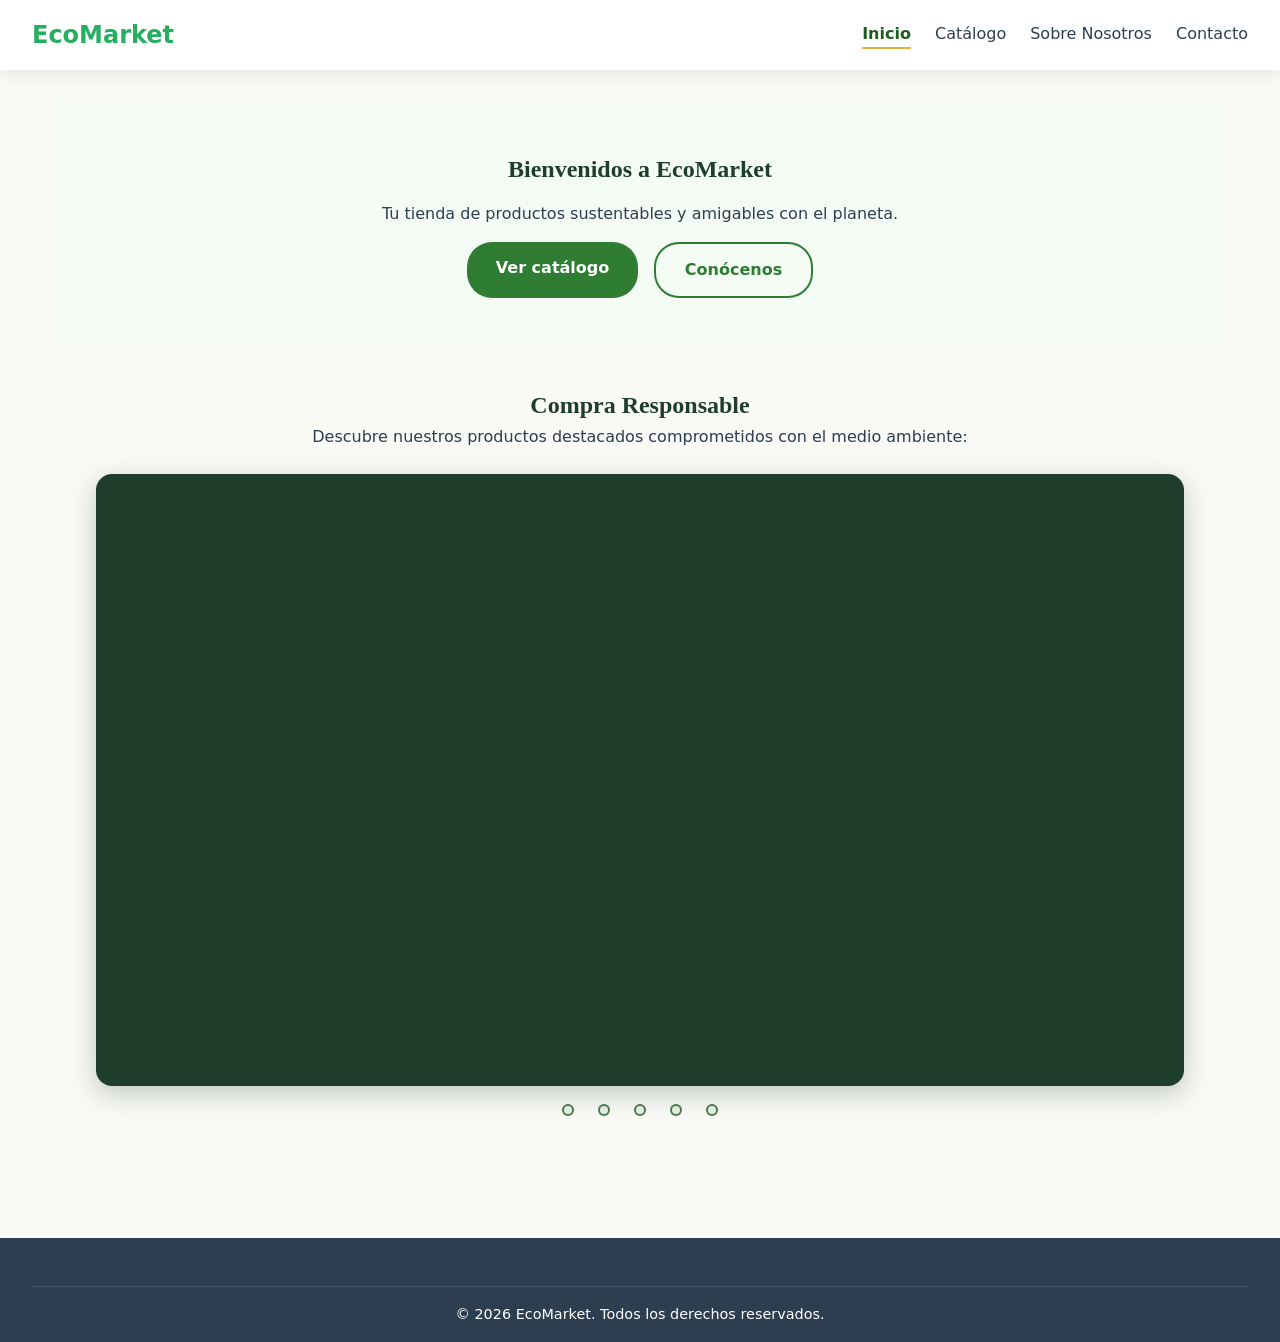
<file: index.html>
<!DOCTYPE html>
<html lang="es">
<head>
  <meta charset="UTF-8">
  <meta name="viewport" content="width=device-width, initial-scale=1.0">
  <meta name="description" content="EcoMarket: tienda de productos sustentables y amigables con el planeta.">
  <title>EcoMarket - Productos Sustentables</title>
  <link rel="stylesheet" href="css/main.css">
  <link rel="stylesheet" href="css/components.css">
  <link rel="stylesheet" href="css/layout.css">
  <link rel="stylesheet" href="css/animations.css">
</head>
<body>
  <a class="eco-skip-link" href="#contenido">Saltar al contenido</a>

  <header class="main-header">
    <a class="logo" href="index.html">EcoMarket</a>
    <nav class="nav-menu" aria-label="Principal">
      <a class="nav-link" href="index.html" aria-current="page">Inicio</a>
      <a class="nav-link" href="views/productos.html">Catálogo</a>
      <a class="nav-link" href="views/sobre-nosotros.html">Sobre Nosotros</a>
      <a class="nav-link" href="views/contacto.html">Contacto</a>
    </nav>
  </header>

  <main id="contenido" class="main-home-container">

    <section class="hero-section">
      <h1>Bienvenidos a EcoMarket</h1>
      <p>Tu tienda de productos sustentables y amigables con el planeta.</p>
      <div class="hero-buttons">
        <a class="btn-hero-primary" href="views/productos.html">Ver catálogo</a>
        <a class="btn-hero-secondary" href="views/sobre-nosotros.html">Conócenos</a>
      </div>
    </section>

    <section id="compra-responsable" class="compra-responsable-section" aria-labelledby="titulo-compra">
      <h2 id="titulo-compra">Compra Responsable</h2>
      <p>Descubre nuestros productos destacados comprometidos con el medio ambiente:</p>

      <div class="eco-carousel" role="region" aria-label="Productos destacados de compra responsable">
        <!-- Sin "checked": así el carrusel arranca en modo automático -->
        <input class="eco-carousel__radio" type="radio" name="eco-slide" id="eco-s1">
        <input class="eco-carousel__radio" type="radio" name="eco-slide" id="eco-s2">
        <input class="eco-carousel__radio" type="radio" name="eco-slide" id="eco-s3">
        <input class="eco-carousel__radio" type="radio" name="eco-slide" id="eco-s4">
        <input class="eco-carousel__radio" type="radio" name="eco-slide" id="eco-s5">

        <div class="eco-carousel__viewport">
          <article class="eco-slide">
            <img src="img/products/botella-termica-de-acero-inoxidable.webp" alt="Botella térmica de acero inoxidable reutilizable" width="800" height="600">
            <div class="eco-slide__caption">
              <h3 class="eco-slide__name">Botella Térmica de Acero Inoxidable</h3>
              <p class="eco-slide__price">$59.900 COP</p>
              <a class="eco-slide__link" href="views/detalle-producto.html#botella-termica" aria-label="Ver detalle de Botella Térmica de Acero Inoxidable">Ver detalle</a>
            </div>
          </article>

          <article class="eco-slide">
            <img src="img/products/cepillo-de-bambu.jpg" alt="Cepillo de dientes de bambú biodegradable" width="800" height="600">
            <div class="eco-slide__caption">
              <h3 class="eco-slide__name">Cepillo de Bambú</h3>
              <p class="eco-slide__price">$9.900 COP</p>
              <a class="eco-slide__link" href="views/detalle-producto.html#cepillo-de-bambu" aria-label="Ver detalle de Cepillo de Bambú">Ver detalle</a>
            </div>
          </article>

          <article class="eco-slide">
            <img src="img/products/cubiertos-de-bambu-con-estuche.jpg" alt="Set de cubiertos de bambú con estuche para llevar" width="800" height="600">
            <div class="eco-slide__caption">
              <h3 class="eco-slide__name">Cubiertos de Bambú con Estuche</h3>
              <p class="eco-slide__price">$24.900 COP</p>
              <a class="eco-slide__link" href="views/detalle-producto.html#cubiertos-de-bambu" aria-label="Ver detalle de Cubiertos de Bambú con Estuche">Ver detalle</a>
            </div>
          </article>

          <article class="eco-slide">
            <img src="img/products/shampoo-solido-natural.jpg" alt="Barra de shampoo sólido natural sin envase plástico" width="800" height="600">
            <div class="eco-slide__caption">
              <h3 class="eco-slide__name">Shampoo Sólido Natural</h3>
              <p class="eco-slide__price">$22.900 COP</p>
              <a class="eco-slide__link" href="views/detalle-producto.html#shampoo-solido" aria-label="Ver detalle de Shampoo Sólido Natural">Ver detalle</a>
            </div>
          </article>

          <article class="eco-slide">
            <img src="img/products/bolsa-de-tela-tote-bag-de-lienzo.webp" alt="Bolsa de tela tote bag de lienzo reutilizable" width="800" height="600">
            <div class="eco-slide__caption">
              <h3 class="eco-slide__name">Bolsa de Tela Tote Bag de Lienzo</h3>
              <p class="eco-slide__price">$19.900 COP</p>
              <a class="eco-slide__link" href="views/detalle-producto.html#tote-bag" aria-label="Ver detalle de Bolsa de Tela Tote Bag de Lienzo">Ver detalle</a>
            </div>
          </article>
        </div>

        <div class="eco-carousel__dots">
          <label class="eco-dot" for="eco-s1"><span class="eco-visually-hidden">Ver producto 1: Botella térmica</span></label>
          <label class="eco-dot" for="eco-s2"><span class="eco-visually-hidden">Ver producto 2: Cepillo de bambú</span></label>
          <label class="eco-dot" for="eco-s3"><span class="eco-visually-hidden">Ver producto 3: Cubiertos de bambú</span></label>
          <label class="eco-dot" for="eco-s4"><span class="eco-visually-hidden">Ver producto 4: Shampoo sólido</span></label>
          <label class="eco-dot" for="eco-s5"><span class="eco-visually-hidden">Ver producto 5: Tote bag</span></label>
        </div>
      </div>
    </section>

  </main>

  <footer class="main-footer">
    <div class="footer-bottom">
      <p>&copy; 2026 EcoMarket. Todos los derechos reservados.</p>
    </div>
  </footer>
</body>
</html>
</file>
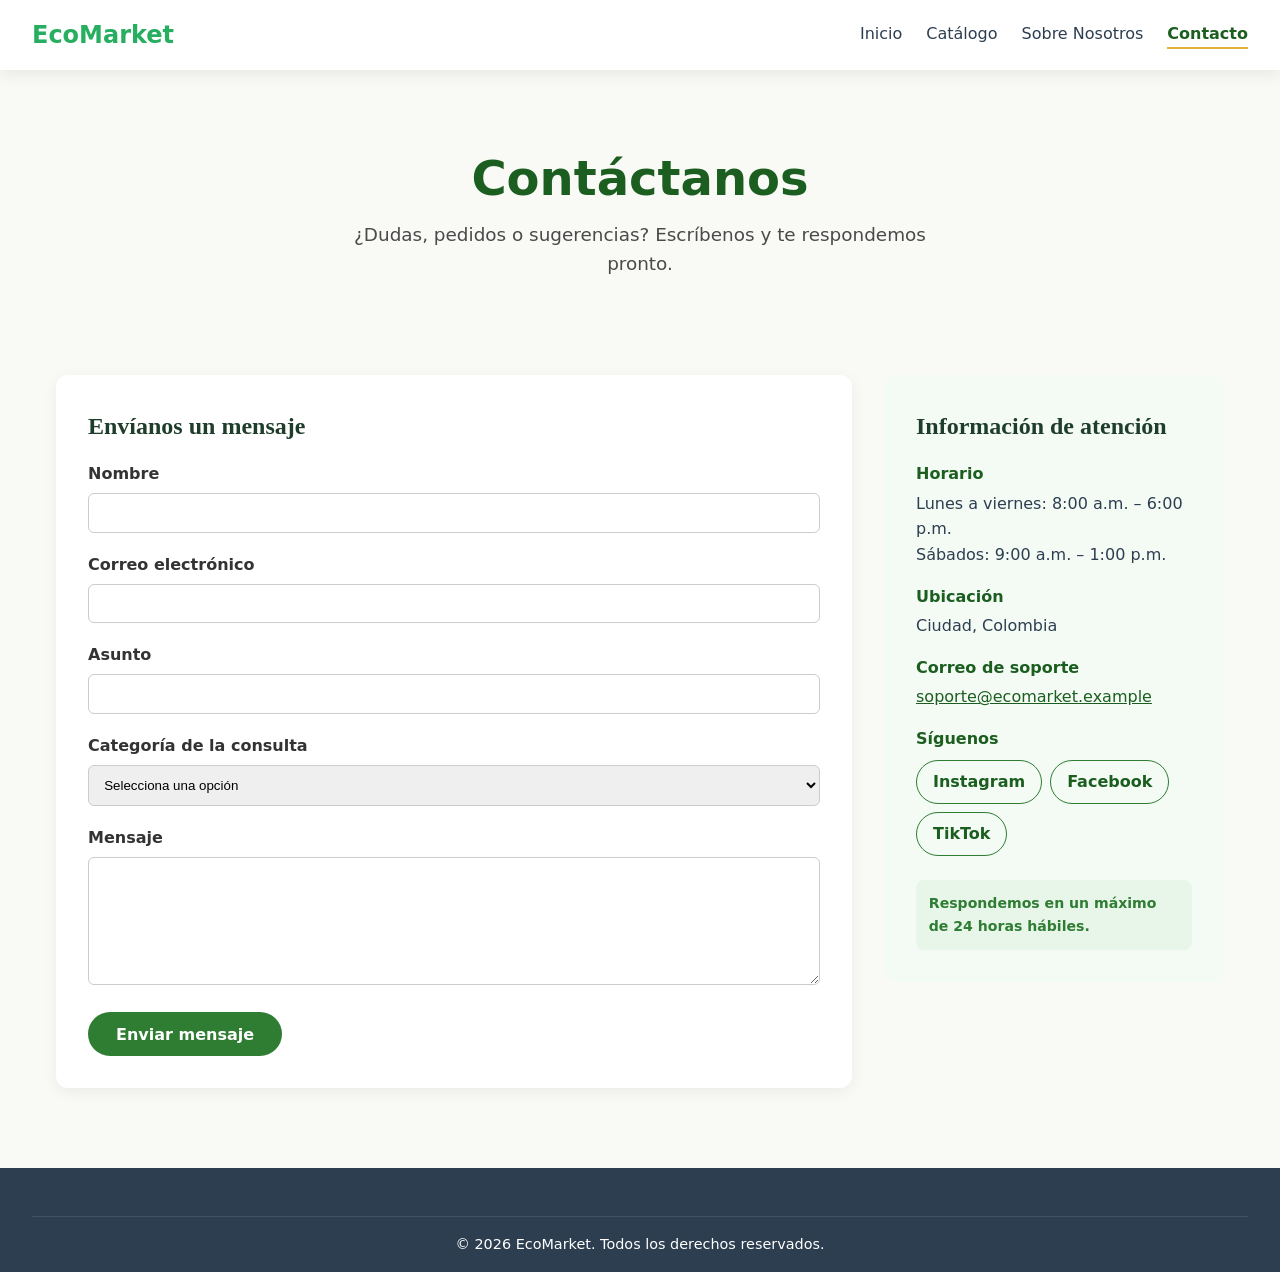
<file: views/contacto.html>
<!DOCTYPE html>
<html lang="es">
<head>
  <meta charset="UTF-8">
  <meta name="viewport" content="width=device-width, initial-scale=1.0">
  <meta name="description" content="Contacta a EcoMarket: escríbenos tus dudas, pedidos o sugerencias.">
  <title>Contacto - EcoMarket</title>
  <link rel="stylesheet" href="../css/main.css">
  <link rel="stylesheet" href="../css/components.css">
  <link rel="stylesheet" href="../css/layout.css">
  <link rel="stylesheet" href="../css/animations.css">
</head>
<body>
  <a class="eco-skip-link" href="#contenido">Saltar al contenido</a>

  <header class="main-header">
    <a class="logo" href="../index.html">EcoMarket</a>
    <nav class="nav-menu" aria-label="Principal">
      <a class="nav-link" href="../index.html">Inicio</a>
      <a class="nav-link" href="productos.html">Catálogo</a>
      <a class="nav-link" href="sobre-nosotros.html">Sobre Nosotros</a>
      <a class="nav-link" href="contacto.html" aria-current="page">Contacto</a>
    </nav>
  </header>

  <main id="contenido" class="catalog-container">

    <section class="catalog-hero">
      <h1>Contáctanos</h1>
      <p>¿Dudas, pedidos o sugerencias? Escríbenos y te respondemos pronto.</p>
    </section>

    <div class="contact-section-grid">

      <section id="formulario" aria-labelledby="titulo-form">
        <!-- REEMPLAZAR tucorreo@ejemplo.com por el correo real que recibirá los mensajes -->
        <form class="contact-form" action="mailto:tucorreo@ejemplo.com" method="post" enctype="text/plain">
          <h2 id="titulo-form">Envíanos un mensaje</h2>

          <div class="form-group">
            <label for="nombre">Nombre</label>
            <input type="text" id="nombre" name="nombre" autocomplete="name" required>
          </div>

          <div class="form-group">
            <label for="correo">Correo electrónico</label>
            <input type="email" id="correo" name="correo" autocomplete="email" required>
          </div>

          <div class="form-group">
            <label for="asunto">Asunto</label>
            <input type="text" id="asunto" name="asunto" autocomplete="off" required>
          </div>

          <div class="form-group">
            <label for="categoria">Categoría de la consulta</label>
            <select id="categoria" name="categoria" required>
              <option value="" selected disabled>Selecciona una opción</option>
              <option value="producto">Consulta sobre un producto</option>
              <option value="pedido">Pedido o compra</option>
              <option value="envios">Envíos</option>
              <option value="devoluciones">Cambios y devoluciones</option>
              <option value="alianzas">Alianzas o ventas al por mayor</option>
              <option value="otro">Otro</option>
            </select>
          </div>

          <div class="form-group">
            <label for="mensaje">Mensaje</label>
            <textarea id="mensaje" name="mensaje" rows="6" required></textarea>
          </div>

          <button class="eco-btn" type="submit">Enviar mensaje</button>
        </form>
      </section>

      <aside class="contact-info-card" aria-labelledby="titulo-info">
        <h2 id="titulo-info">Información de atención</h2>

        <h3>Horario</h3>
        <!-- REEMPLAZAR por el horario real -->
        <p>Lunes a viernes: 8:00 a.m. – 6:00 p.m.<br>Sábados: 9:00 a.m. – 1:00 p.m.</p>

        <h3>Ubicación</h3>
        <!-- REEMPLAZAR por tu ciudad o dirección real -->
        <p>Ciudad, Colombia</p>

        <h3>Correo de soporte</h3>
        <!-- REEMPLAZAR por el correo real -->
        <p><a href="mailto:soporte@ecomarket.example">soporte@ecomarket.example</a></p>

        <h3>Síguenos</h3>
        <ul class="eco-social">
          <!-- REEMPLAZAR cada href por el perfil real -->
          <li><a href="https://www.instagram.com/" target="_blank" rel="noopener noreferrer">Instagram<span class="eco-visually-hidden"> (se abre en una pestaña nueva)</span></a></li>
          <li><a href="https://www.facebook.com/" target="_blank" rel="noopener noreferrer">Facebook<span class="eco-visually-hidden"> (se abre en una pestaña nueva)</span></a></li>
          <li><a href="https://www.tiktok.com/" target="_blank" rel="noopener noreferrer">TikTok<span class="eco-visually-hidden"> (se abre en una pestaña nueva)</span></a></li>
        </ul>

        <p class="info-badge">Respondemos en un máximo de 24 horas hábiles.</p>
      </aside>

    </div>
  </main>

  <footer class="main-footer">
    <div class="footer-bottom">
      <p>&copy; 2026 EcoMarket. Todos los derechos reservados.</p>
    </div>
  </footer>
</body>
</html>
</file>
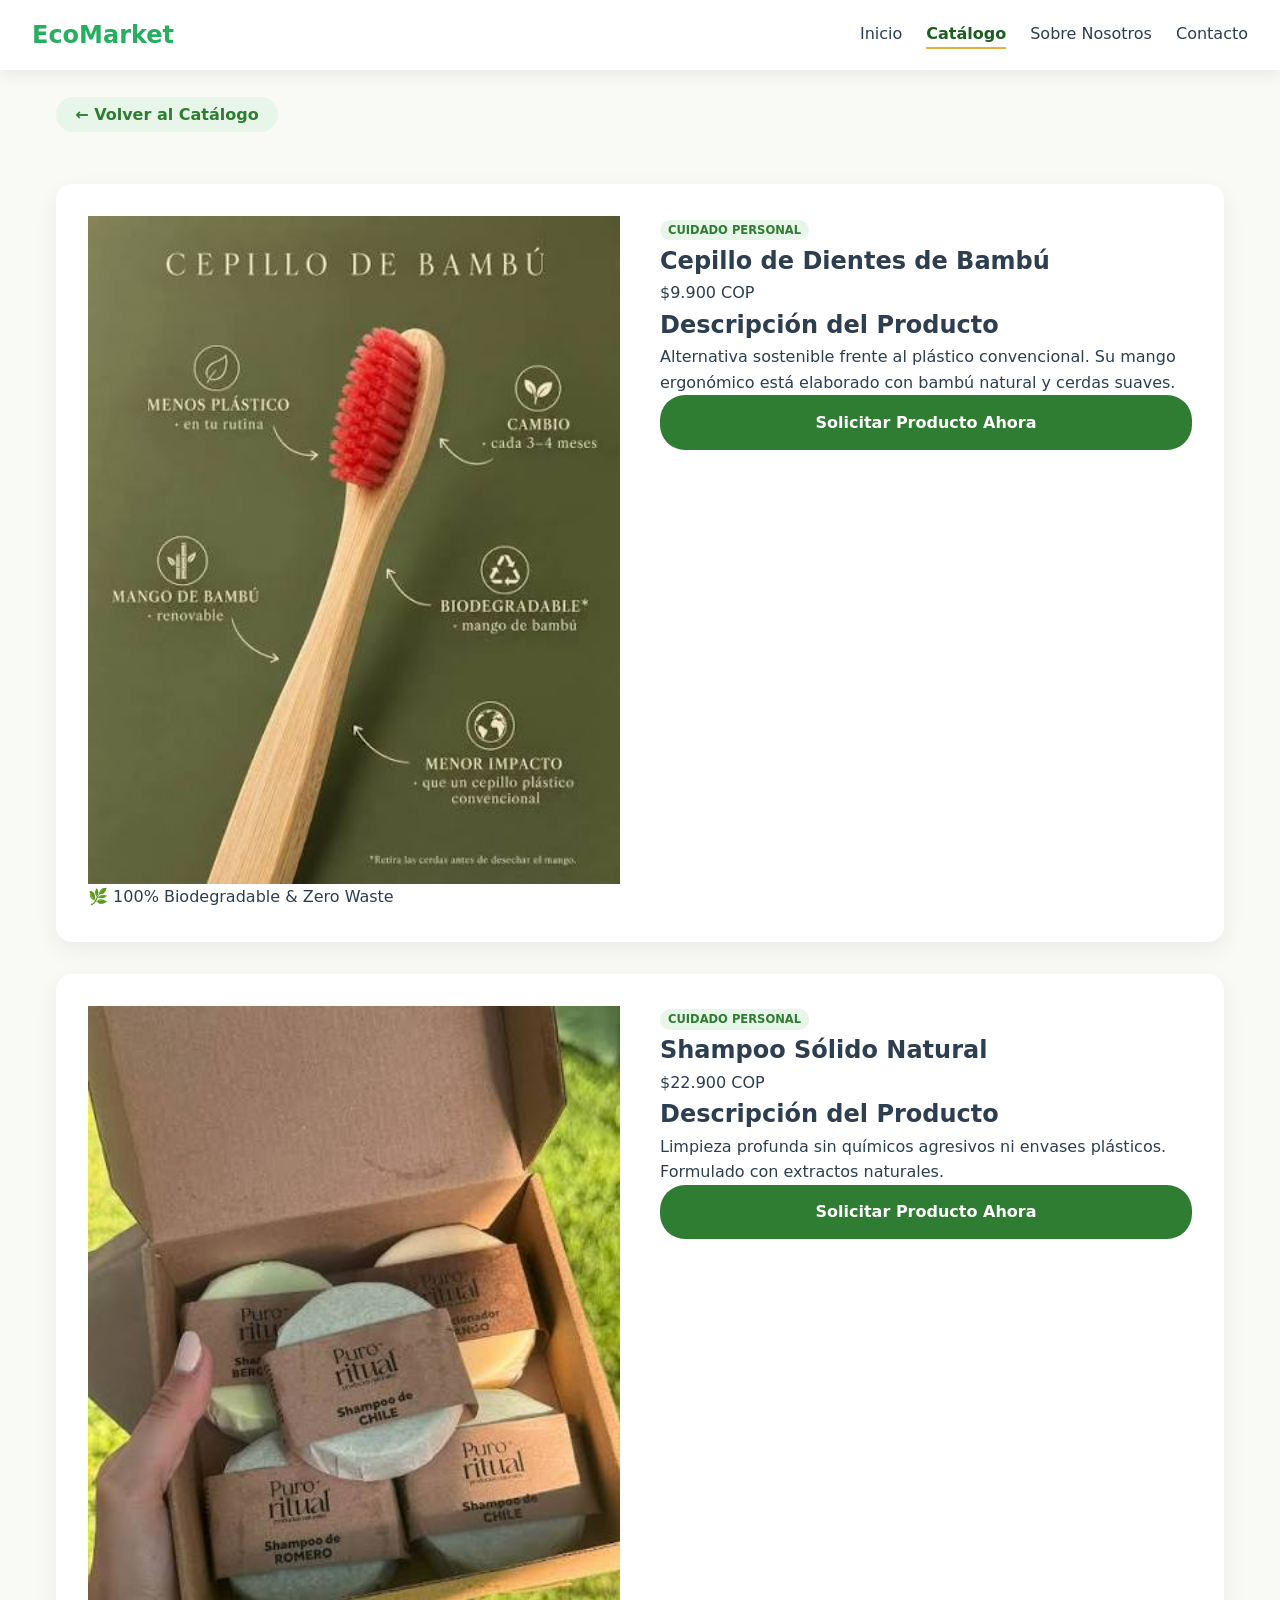
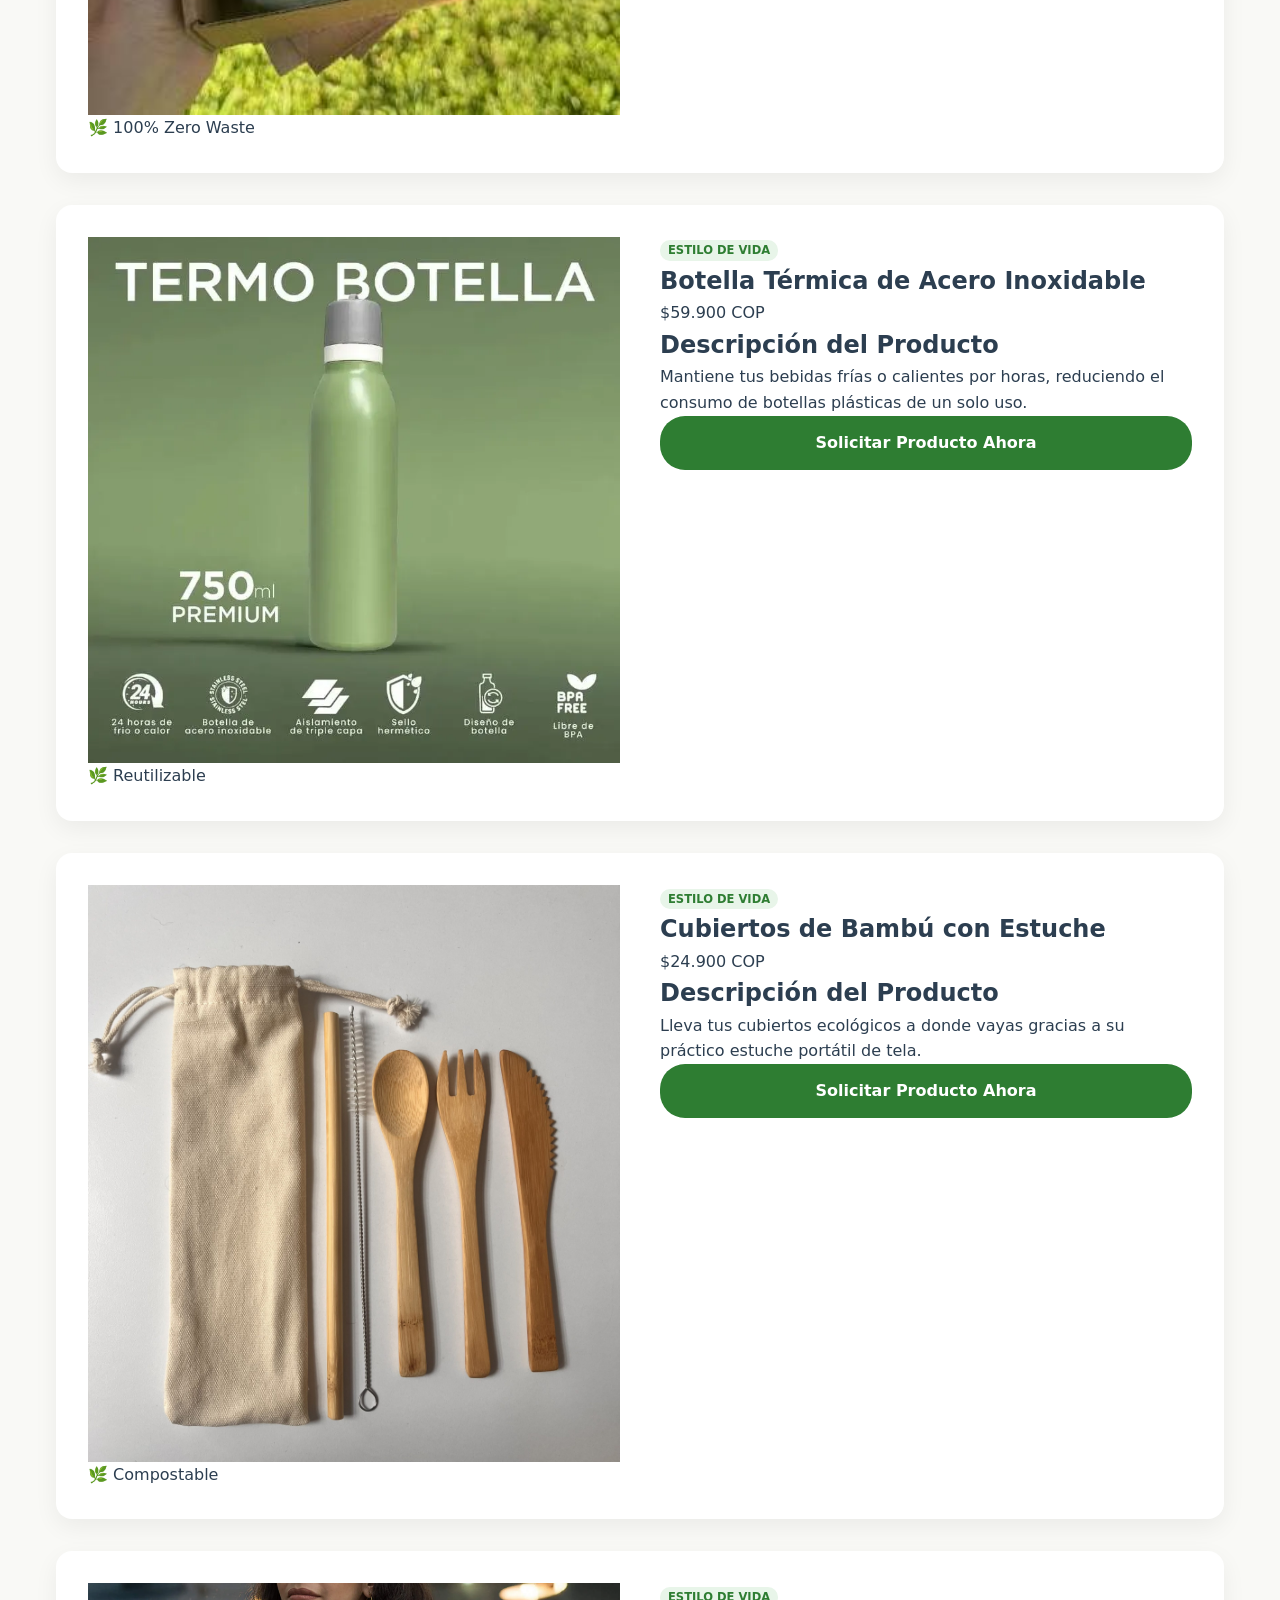
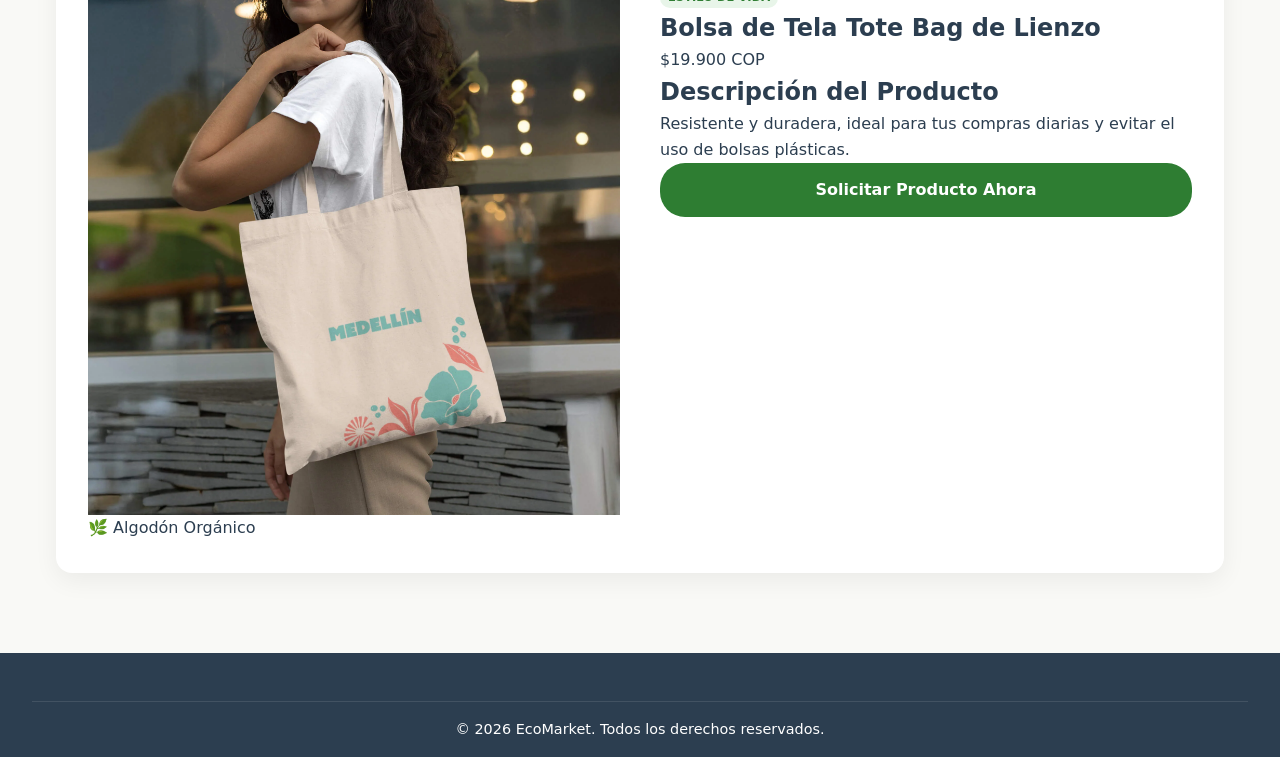
<file: views/detalle-producto.html>
<!DOCTYPE html>
<html lang="es">
<head>
  <meta charset="UTF-8">
  <meta name="viewport" content="width=device-width, initial-scale=1.0">
  <title>EcoMarket - Detalle del Producto</title>
  <link rel="stylesheet" href="../css/main.css">
  <link rel="stylesheet" href="../css/components.css">
  <link rel="stylesheet" href="../css/layout.css">
  <link rel="stylesheet" href="../css/animations.css">
</head>
<body class="detail-page-body">

  <a class="eco-skip-link" href="#contenido">Saltar al contenido</a>

  <header class="main-header">
    <a class="logo" href="../index.html">EcoMarket</a>
    <nav class="nav-menu" aria-label="Principal">
      <a class="nav-link" href="../index.html">Inicio</a>
      <a class="nav-link" href="productos.html" aria-current="page">Catálogo</a>
      <a class="nav-link" href="sobre-nosotros.html">Sobre Nosotros</a>
      <a class="nav-link" href="contacto.html">Contacto</a>
    </nav>
  </header>

  <main id="contenido" class="catalog-container">
    <div class="breadcrumb-nav">
      <a href="productos.html" class="back-pill-btn">&larr; Volver al Catálogo</a>
    </div>

    <!-- 1. CEPILLO DE BAMBÚ -->
    <article id="cepillo-de-bambu" class="product-detail-card">
      <div class="detail-image-wrapper">
        <img src="../img/products/cepillo-de-bambu.jpg" alt="Cepillo de dientes de bambú biodegradable" width="800" height="600" loading="lazy">
        <span class="eco-badge">🌿 100% Biodegradable &amp; Zero Waste</span>
      </div>
      <div class="detail-content-wrapper">
        <span class="product-tag">Cuidado Personal</span>
        <h1>Cepillo de Dientes de Bambú</h1>
        <p class="detail-main-price">$9.900 <span class="currency">COP</span></p>
        <div class="detail-description-box">
          <h2>Descripción del Producto</h2>
          <p>Alternativa sostenible frente al plástico convencional. Su mango ergonómico está elaborado con bambú natural y cerdas suaves.</p>
        </div>
        <div class="detail-actions-box">
          <a href="contacto.html#formulario" class="btn-primary-glow">Solicitar Producto Ahora</a>
        </div>
      </div>
    </article>

    <!-- 2. SHAMPOO SÓLIDO -->
    <article id="shampoo-solido" class="product-detail-card">
      <div class="detail-image-wrapper">
        <img src="../img/products/shampoo-solido-natural.jpg" alt="Barra de shampoo sólido natural sin envase plástico" width="800" height="600" loading="lazy">
        <span class="eco-badge">🌿 100% Zero Waste</span>
      </div>
      <div class="detail-content-wrapper">
        <span class="product-tag">Cuidado Personal</span>
        <h1>Shampoo Sólido Natural</h1>
        <p class="detail-main-price">$22.900 <span class="currency">COP</span></p>
        <div class="detail-description-box">
          <h2>Descripción del Producto</h2>
          <p>Limpieza profunda sin químicos agresivos ni envases plásticos. Formulado con extractos naturales.</p>
        </div>
        <div class="detail-actions-box">
          <a href="contacto.html#formulario" class="btn-primary-glow">Solicitar Producto Ahora</a>
        </div>
      </div>
    </article>

    <!-- 3. BOTELLA TÉRMICA -->
    <article id="botella-termica" class="product-detail-card">
      <div class="detail-image-wrapper">
        <img src="../img/products/botella-termica-de-acero-inoxidable.webp" alt="Botella térmica de acero inoxidable reutilizable" width="800" height="600" loading="lazy">
        <span class="eco-badge">🌿 Reutilizable</span>
      </div>
      <div class="detail-content-wrapper">
        <span class="product-tag">Estilo de Vida</span>
        <h1>Botella Térmica de Acero Inoxidable</h1>
        <p class="detail-main-price">$59.900 <span class="currency">COP</span></p>
        <div class="detail-description-box">
          <h2>Descripción del Producto</h2>
          <p>Mantiene tus bebidas frías o calientes por horas, reduciendo el consumo de botellas plásticas de un solo uso.</p>
        </div>
        <div class="detail-actions-box">
          <a href="contacto.html#formulario" class="btn-primary-glow">Solicitar Producto Ahora</a>
        </div>
      </div>
    </article>

    <!-- 4. CUBIERTOS DE BAMBÚ -->
    <article id="cubiertos-bambu" class="product-detail-card">
      <div class="detail-image-wrapper">
        <img src="../img/products/cubiertos-de-bambu-con-estuche.jpg" alt="Set de cubiertos de bambú con estuche" width="800" height="600" loading="lazy">
        <span class="eco-badge">🌿 Compostable</span>
      </div>
      <div class="detail-content-wrapper">
        <span class="product-tag">Estilo de Vida</span>
        <h1>Cubiertos de Bambú con Estuche</h1>
        <p class="detail-main-price">$24.900 <span class="currency">COP</span></p>
        <div class="detail-description-box">
          <h2>Descripción del Producto</h2>
          <p>Lleva tus cubiertos ecológicos a donde vayas gracias a su práctico estuche portátil de tela.</p>
        </div>
        <div class="detail-actions-box">
          <a href="contacto.html#formulario" class="btn-primary-glow">Solicitar Producto Ahora</a>
        </div>
      </div>
    </article>

    <!-- 5. TOTE BAG -->
    <article id="tote-bag" class="product-detail-card">
      <div class="detail-image-wrapper">
        <img src="../img/products/bolsa-de-tela-tote-bag-de-lienzo.webp" alt="Bolsa de tela tote bag de lienzo reutilizable" width="800" height="600" loading="lazy">
        <span class="eco-badge">🌿 Algodón Orgánico</span>
      </div>
      <div class="detail-content-wrapper">
        <span class="product-tag">Estilo de Vida</span>
        <h1>Bolsa de Tela Tote Bag de Lienzo</h1>
        <p class="detail-main-price">$19.900 <span class="currency">COP</span></p>
        <div class="detail-description-box">
          <h2>Descripción del Producto</h2>
          <p>Resistente y duradera, ideal para tus compras diarias y evitar el uso de bolsas plásticas.</p>
        </div>
        <div class="detail-actions-box">
          <a href="contacto.html#formulario" class="btn-primary-glow">Solicitar Producto Ahora</a>
        </div>
      </div>
    </article>

  </main>

  <footer class="main-footer">
    <div class="footer-bottom">
      <p>&copy; 2026 EcoMarket. Todos los derechos reservados.</p>
    </div>
  </footer>
</body>
</html>
</file>
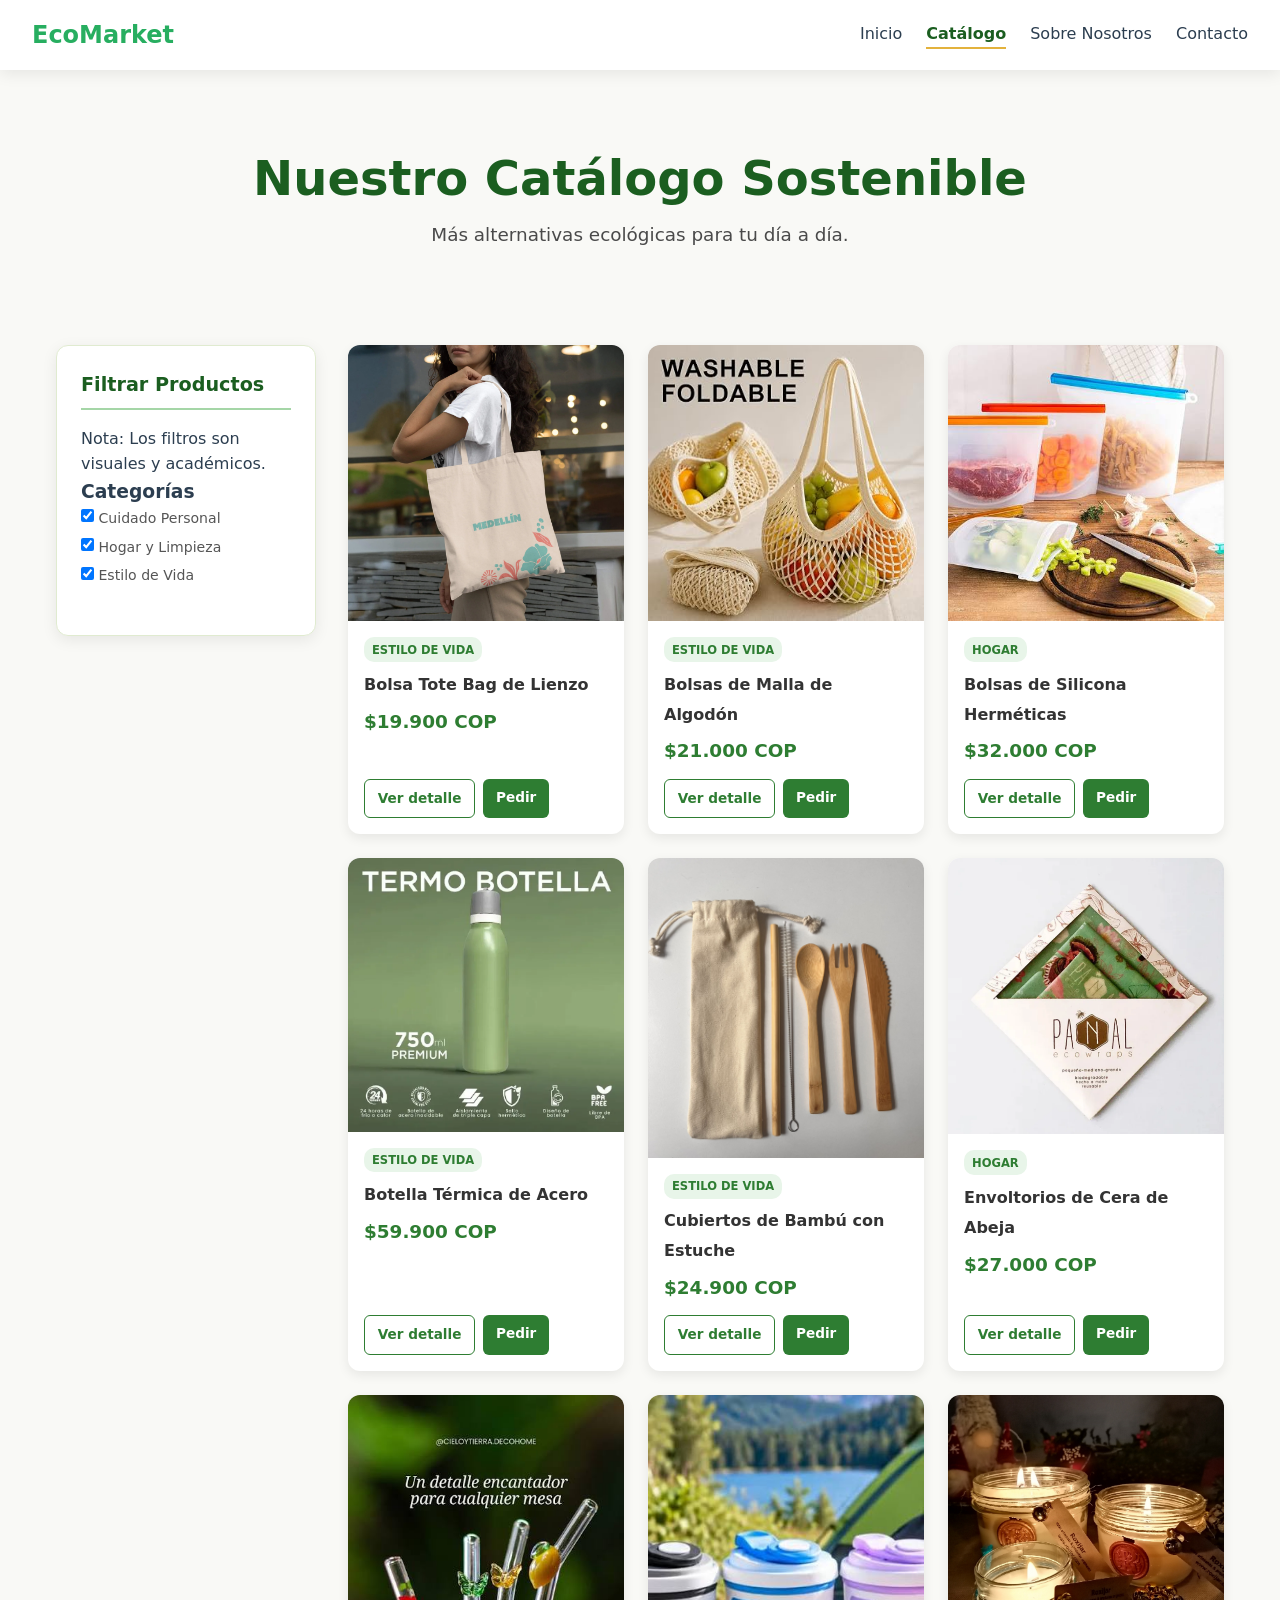
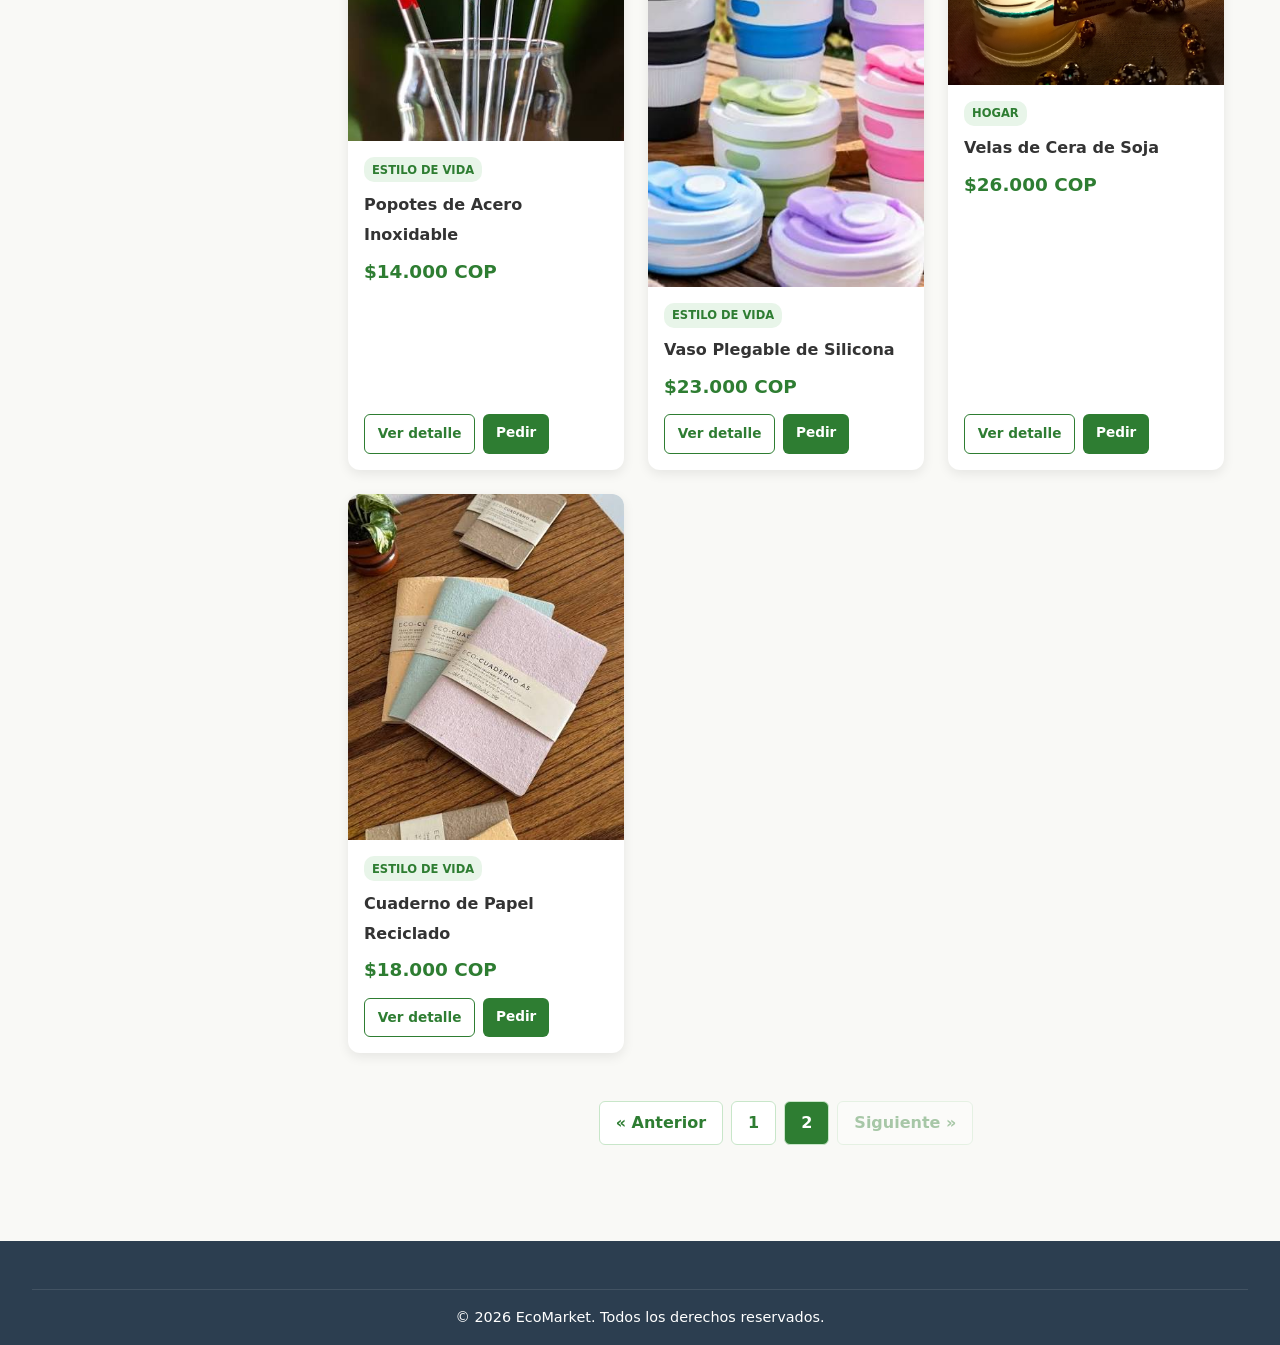
<file: views/productos-p2.html>
<!DOCTYPE html>
<html lang="es">
<head>
  <meta charset="UTF-8">
  <meta name="viewport" content="width=device-width, initial-scale=1.0">
  <title>EcoMarket - Catálogo de Productos (Página 2)</title>
  <link rel="stylesheet" href="../css/main.css">
  <link rel="stylesheet" href="../css/components.css">
  <link rel="stylesheet" href="../css/layout.css">
  <link rel="stylesheet" href="../css/animations.css">
</head>
<body>

  <a class="eco-skip-link" href="#contenido">Saltar al contenido</a>
  
  <header class="main-header">
    <a class="logo" href="../index.html">EcoMarket</a>
    <nav class="nav-menu" aria-label="Principal">
      <a class="nav-link" href="../index.html">Inicio</a>
      <a class="nav-link" href="productos.html" aria-current="page">Catálogo</a>
      <a class="nav-link" href="sobre-nosotros.html">Sobre Nosotros</a>
      <a class="nav-link" href="contacto.html">Contacto</a>
    </nav>
  </header>

  <main id="contenido" class="catalog-container">
    <section class="catalog-hero">
      <h1>Nuestro Catálogo Sostenible</h1>
      <p>Más alternativas ecológicas para tu día a día.</p>
    </section>

    <div class="catalog-layout">
      <aside class="sidebar-filters" aria-label="Filtros de catálogo">
        <h2 class="filter-title">Filtrar Productos</h2>
        <p class="filter-note">Nota: Los filtros son visuales y académicos.</p>
        
        <div class="filter-group">
          <h3>Categorías</h3>
          <label><input type="checkbox" checked> Cuidado Personal</label>
          <label><input type="checkbox" checked> Hogar y Limpieza</label>
          <label><input type="checkbox" checked> Estilo de Vida</label>
        </div>
      </aside>

      <section class="catalog-main-content">
        <div class="product-grid">

          <article class="product-card">
            <a href="detalle-producto.html#tote-bag">
              <img src="../img/products/bolsa-de-tela-tote-bag-de-lienzo.webp" alt="Bolsa de tela tote bag de lienzo reutilizable" width="400" height="300" loading="lazy">
            </a>
            <div class="product-info">
              <span class="product-tag">Estilo de Vida</span>
              <h3><a href="detalle-producto.html#tote-bag" class="product-title-link">Bolsa Tote Bag de Lienzo</a></h3>
              <p class="product-price">$19.900 COP</p>
              <div class="card-buttons">
                <a href="detalle-producto.html#tote-bag" class="btn-secondary" aria-label="Ver detalle de Bolsa Tote Bag">Ver detalle</a>
                <a href="contacto.html#formulario" class="btn-primary" aria-label="Solicitar Bolsa Tote Bag">Pedir</a>
              </div>
            </div>
          </article>

          <article class="product-card">
            <a href="detalle-producto.html#bolsas-malla">
              <img src="../img/products/bolsas-de-malla-de-algodon-organico.jpg" alt="Bolsas de malla de algodón orgánico para compras" width="400" height="300" loading="lazy">
            </a>
            <div class="product-info">
              <span class="product-tag">Estilo de Vida</span>
              <h3><a href="detalle-producto.html#bolsas-malla" class="product-title-link">Bolsas de Malla de Algodón</a></h3>
              <p class="product-price">$21.000 COP</p>
              <div class="card-buttons">
                <a href="detalle-producto.html#bolsas-malla" class="btn-secondary" aria-label="Ver detalle de Bolsas de Malla">Ver detalle</a>
                <a href="contacto.html#formulario" class="btn-primary" aria-label="Solicitar Bolsas de Malla">Pedir</a>
              </div>
            </div>
          </article>

          <article class="product-card">
            <a href="detalle-producto.html#bolsas-silicona">
              <img src="../img/products/bolsas-de-silicona-hermeticas.jpg" alt="Bolsas de silicona herméticas reutilizables" width="400" height="300" loading="lazy">
            </a>
            <div class="product-info">
              <span class="product-tag">Hogar</span>
              <h3><a href="detalle-producto.html#bolsas-silicona" class="product-title-link">Bolsas de Silicona Herméticas</a></h3>
              <p class="product-price">$32.000 COP</p>
              <div class="card-buttons">
                <a href="detalle-producto.html#bolsas-silicona" class="btn-secondary" aria-label="Ver detalle de Bolsas de Silicona">Ver detalle</a>
                <a href="contacto.html#formulario" class="btn-primary" aria-label="Solicitar Bolsas de Silicona">Pedir</a>
              </div>
            </div>
          </article>

          <article class="product-card">
            <a href="detalle-producto.html#botella-termica">
              <img src="../img/products/botella-termica-de-acero-inoxidable.webp" alt="Botella térmica de acero inoxidable reutilizable" width="400" height="300" loading="lazy">
            </a>
            <div class="product-info">
              <span class="product-tag">Estilo de Vida</span>
              <h3><a href="detalle-producto.html#botella-termica" class="product-title-link">Botella Térmica de Acero</a></h3>
              <p class="product-price">$59.900 COP</p>
              <div class="card-buttons">
                <a href="detalle-producto.html#botella-termica" class="btn-secondary" aria-label="Ver detalle de Botella Térmica">Ver detalle</a>
                <a href="contacto.html#formulario" class="btn-primary" aria-label="Solicitar Botella Térmica">Pedir</a>
              </div>
            </div>
          </article>

          <article class="product-card">
            <a href="detalle-producto.html#cubiertos-bambu">
              <img src="../img/products/cubiertos-de-bambu-con-estuche.jpg" alt="Set de cubiertos de bambú con estuche para llevar" width="400" height="300" loading="lazy">
            </a>
            <div class="product-info">
              <span class="product-tag">Estilo de Vida</span>
              <h3><a href="detalle-producto.html#cubiertos-bambu" class="product-title-link">Cubiertos de Bambú con Estuche</a></h3>
              <p class="product-price">$24.900 COP</p>
              <div class="card-buttons">
                <a href="detalle-producto.html#cubiertos-bambu" class="btn-secondary" aria-label="Ver detalle de Cubiertos de Bambú">Ver detalle</a>
                <a href="contacto.html#formulario" class="btn-primary" aria-label="Solicitar Cubiertos de Bambú">Pedir</a>
              </div>
            </div>
          </article>

          <article class="product-card">
            <a href="detalle-producto.html#envoltorios-cera">
              <img src="../img/products/envoltorios-de-cera-de-abeja.jpg" alt="Envoltorios ecológicos de cera de abeja" width="400" height="300" loading="lazy">
            </a>
            <div class="product-info">
              <span class="product-tag">Hogar</span>
              <h3><a href="detalle-producto.html#envoltorios-cera" class="product-title-link">Envoltorios de Cera de Abeja</a></h3>
              <p class="product-price">$27.000 COP</p>
              <div class="card-buttons">
                <a href="detalle-producto.html#envoltorios-cera" class="btn-secondary" aria-label="Ver detalle de Envoltorios de Cera de Abeja">Ver detalle</a>
                <a href="contacto.html#formulario" class="btn-primary" aria-label="Solicitar Envoltorios de Cera de Abeja">Pedir</a>
              </div>
            </div>
          </article>

          <article class="product-card">
            <a href="detalle-producto.html#popotes-acero">
              <img src="../img/products/popotes-de-acero-inoxidable.jpg" alt="Popotes pajillas de acero inoxidable con cepillo" width="400" height="300" loading="lazy">
            </a>
            <div class="product-info">
              <span class="product-tag">Estilo de Vida</span>
              <h3><a href="detalle-producto.html#popotes-acero" class="product-title-link">Popotes de Acero Inoxidable</a></h3>
              <p class="product-price">$14.000 COP</p>
              <div class="card-buttons">
                <a href="detalle-producto.html#popotes-acero" class="btn-secondary" aria-label="Ver detalle de Popotes de Acero Inoxidable">Ver detalle</a>
                <a href="contacto.html#formulario" class="btn-primary" aria-label="Solicitar Popotes de Acero Inoxidable">Pedir</a>
              </div>
            </div>
          </article>

          <article class="product-card">
            <a href="detalle-producto.html#vaso-silicona">
              <img src="../img/products/vaso-plegable-de-silicona.jpg" alt="Vaso plegable de silicona reutilizable" width="400" height="300" loading="lazy">
            </a>
            <div class="product-info">
              <span class="product-tag">Estilo de Vida</span>
              <h3><a href="detalle-producto.html#vaso-silicona" class="product-title-link">Vaso Plegable de Silicona</a></h3>
              <p class="product-price">$23.000 COP</p>
              <div class="card-buttons">
                <a href="detalle-producto.html#vaso-silicona" class="btn-secondary" aria-label="Ver detalle de Vaso Plegable de Silicona">Ver detalle</a>
                <a href="contacto.html#formulario" class="btn-primary" aria-label="Solicitar Vaso Plegable de Silicona">Pedir</a>
              </div>
            </div>
          </article>

          <article class="product-card">
            <a href="detalle-producto.html#velas-soja">
              <img src="../img/products/velas-de-cera-de-soja.jpg" alt="Velas ecológicas artesanales de cera de soja" width="400" height="300" loading="lazy">
            </a>
            <div class="product-info">
              <span class="product-tag">Hogar</span>
              <h3><a href="detalle-producto.html#velas-soja" class="product-title-link">Velas de Cera de Soja</a></h3>
              <p class="product-price">$26.000 COP</p>
              <div class="card-buttons">
                <a href="detalle-producto.html#velas-soja" class="btn-secondary" aria-label="Ver detalle de Velas de Cera de Soja">Ver detalle</a>
                <a href="contacto.html#formulario" class="btn-primary" aria-label="Solicitar Velas de Cera de Soja">Pedir</a>
              </div>
            </div>
          </article>

          <article class="product-card">
            <a href="detalle-producto.html#cuaderno-papel">
              <img src="../img/products/cuaderno-de-papel-reciclado.jpg" alt="Cuaderno ecológico con hojas de papel reciclado" width="400" height="300" loading="lazy">
            </a>
            <div class="product-info">
              <span class="product-tag">Estilo de Vida</span>
              <h3><a href="detalle-producto.html#cuaderno-papel" class="product-title-link">Cuaderno de Papel Reciclado</a></h3>
              <p class="product-price">$18.000 COP</p>
              <div class="card-buttons">
                <a href="detalle-producto.html#cuaderno-papel" class="btn-secondary" aria-label="Ver detalle de Cuaderno de Papel Reciclado">Ver detalle</a>
                <a href="contacto.html#formulario" class="btn-primary" aria-label="Solicitar Cuaderno de Papel Reciclado">Pedir</a>
              </div>
            </div>
          </article>

        </div>

        <nav class="pagination" aria-label="Paginación de productos">
          <a href="productos.html" class="page-link">&laquo; Anterior</a>
          <a href="productos.html" class="page-link">1</a>
          <a href="productos-p2.html" class="page-link active" aria-current="page">2</a>
          <span class="page-link disabled" aria-disabled="true">Siguiente &raquo;</span>
        </nav>
      </section>
    </div>
  </main>

  <footer class="main-footer">
    <div class="footer-bottom">
      <p>&copy; 2026 EcoMarket. Todos los derechos reservados.</p>
    </div>
  </footer>
</body>
</html>
</file>
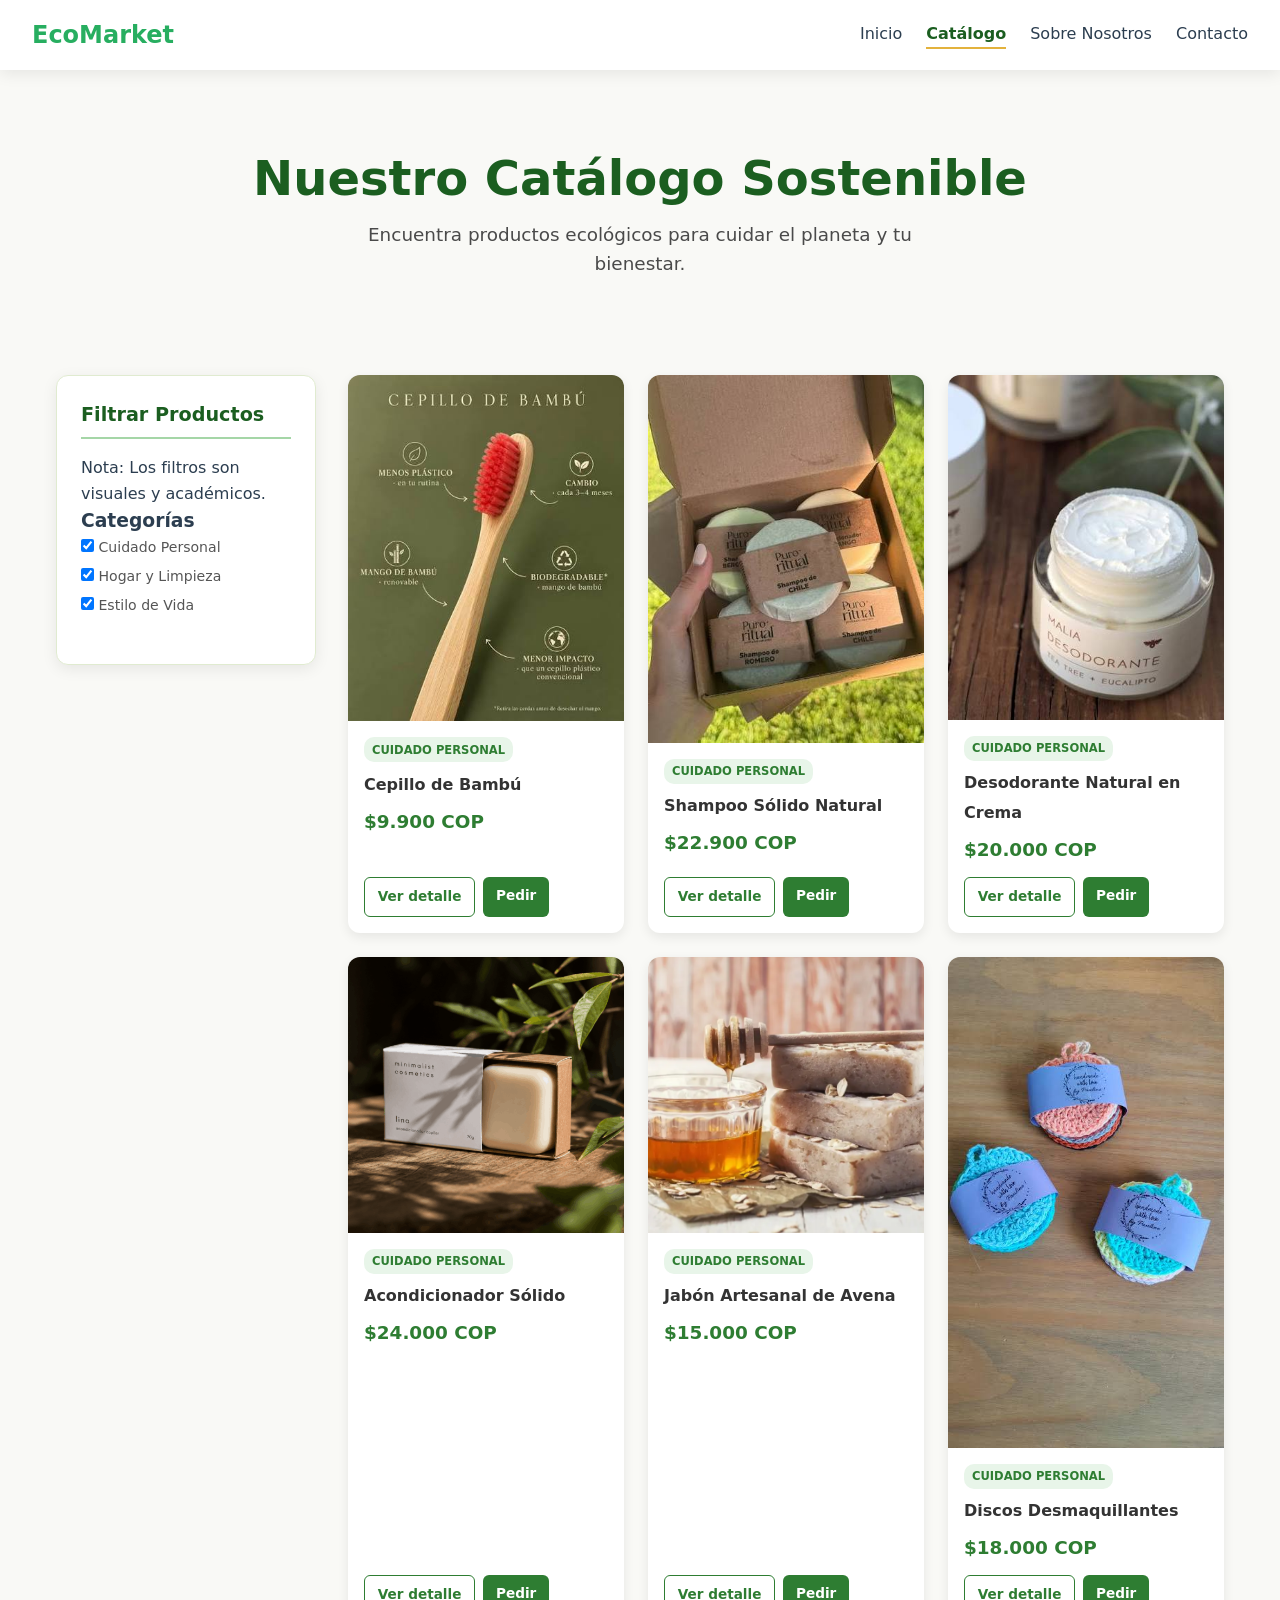
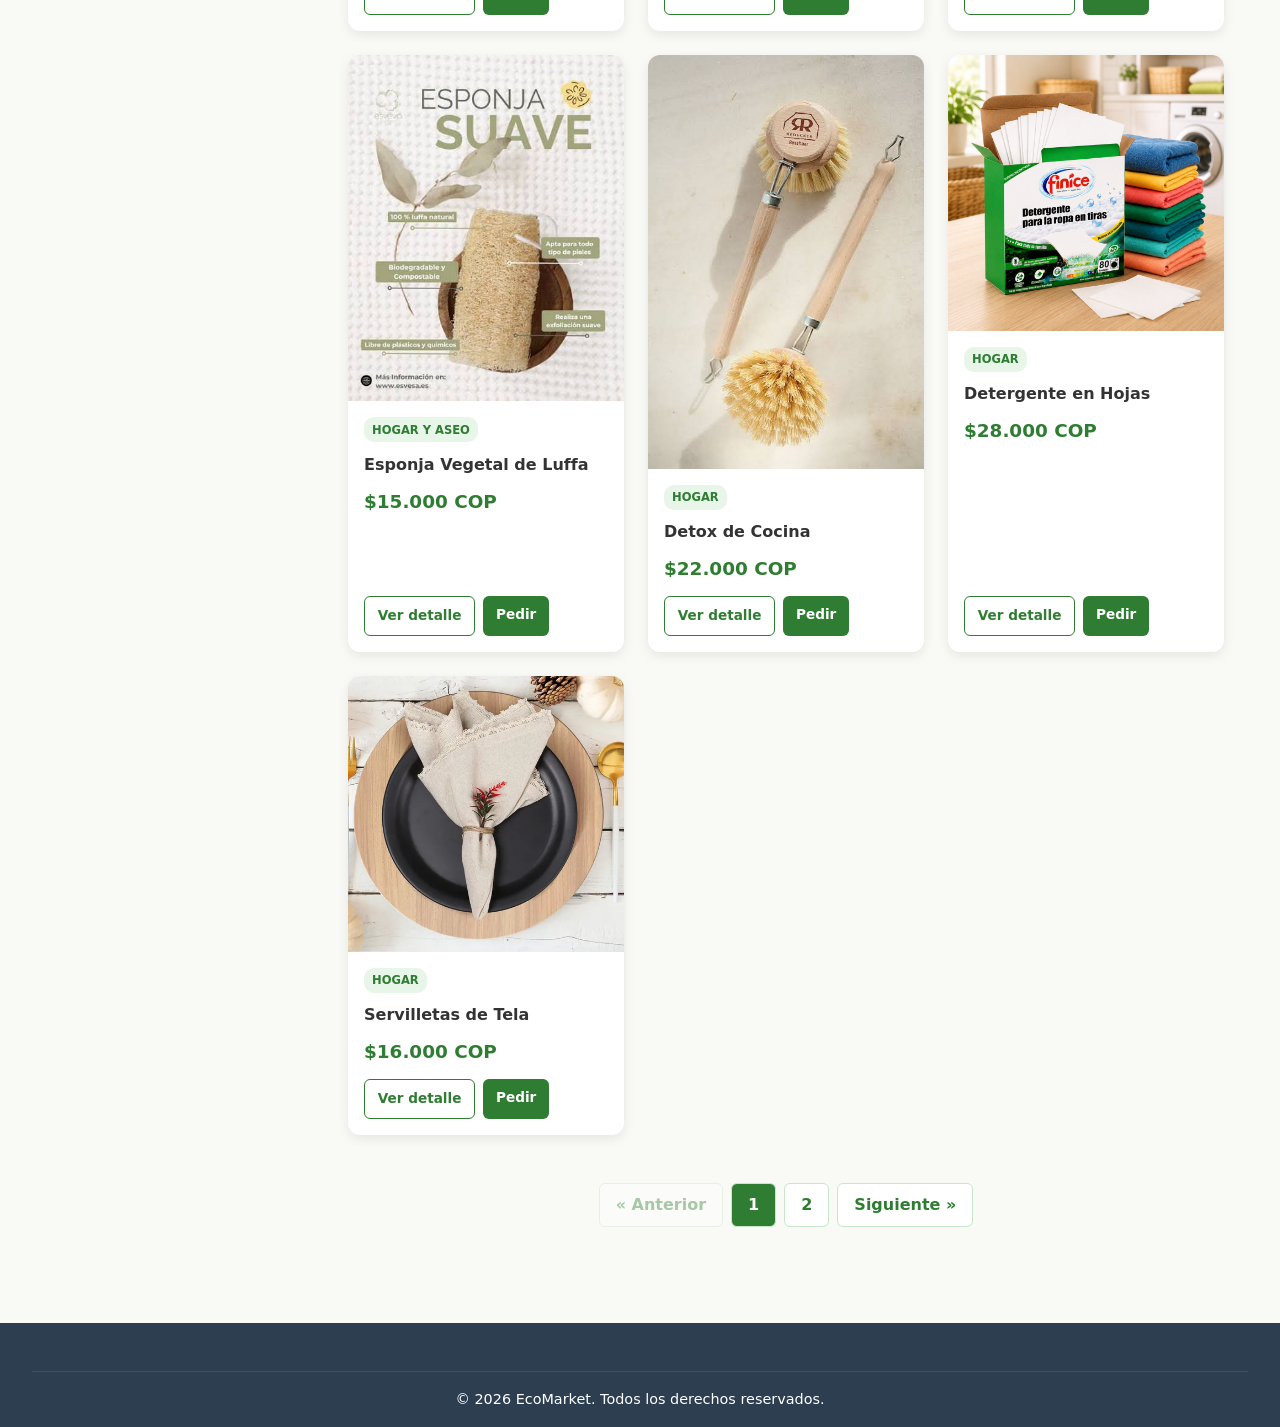
<file: views/productos.html>
<!DOCTYPE html>
<html lang="es">
<head>
  <meta charset="UTF-8">
  <meta name="viewport" content="width=device-width, initial-scale=1.0">
  <title>EcoMarket - Catálogo de Productos (Página 1)</title>
  <link rel="stylesheet" href="../css/main.css">
  <link rel="stylesheet" href="../css/components.css">
  <link rel="stylesheet" href="../css/layout.css">
  <link rel="stylesheet" href="../css/animations.css">
</head>
<body>

  <a class="eco-skip-link" href="#contenido">Saltar al contenido</a>
  
  <header class="main-header">
    <a class="logo" href="../index.html">EcoMarket</a>
    <nav class="nav-menu" aria-label="Principal">
      <a class="nav-link" href="../index.html">Inicio</a>
      <a class="nav-link" href="productos.html" aria-current="page">Catálogo</a>
      <a class="nav-link" href="sobre-nosotros.html">Sobre Nosotros</a>
      <a class="nav-link" href="contacto.html">Contacto</a>
    </nav>
  </header>

  <main id="contenido" class="catalog-container">
    <section class="catalog-hero">
      <h1>Nuestro Catálogo Sostenible</h1>
      <p>Encuentra productos ecológicos para cuidar el planeta y tu bienestar.</p>
    </section>

    <div class="catalog-layout">
      <aside class="sidebar-filters" aria-label="Filtros de catálogo">
        <h2 class="filter-title">Filtrar Productos</h2>
        <p class="filter-note">Nota: Los filtros son visuales y académicos.</p>
        
        <div class="filter-group">
          <h3>Categorías</h3>
          <label><input type="checkbox" checked> Cuidado Personal</label>
          <label><input type="checkbox" checked> Hogar y Limpieza</label>
          <label><input type="checkbox" checked> Estilo de Vida</label>
        </div>
      </aside>

      <section class="catalog-main-content">
        <div class="product-grid">

          <article class="product-card">
            <a href="detalle-producto.html#cepillo-de-bambu">
              <img src="../img/products/cepillo-de-bambu.jpg" alt="Cepillo de dientes de bambú biodegradable" width="400" height="300" loading="lazy">
            </a>
            <div class="product-info">
              <span class="product-tag">Cuidado Personal</span>
              <h3><a href="detalle-producto.html#cepillo-de-bambu" class="product-title-link">Cepillo de Bambú</a></h3>
              <p class="product-price">$9.900 COP</p>
              <div class="card-buttons">
                <a href="detalle-producto.html#cepillo-de-bambu" class="btn-secondary" aria-label="Ver detalle de Cepillo de Bambú">Ver detalle</a>
                <a href="contacto.html#formulario" class="btn-primary" aria-label="Solicitar Cepillo de Bambú">Pedir</a>
              </div>
            </div>
          </article>

          <article class="product-card">
            <a href="detalle-producto.html#shampoo-solido">
              <img src="../img/products/shampoo-solido-natural.jpg" alt="Barra de shampoo sólido natural sin envase plástico" width="400" height="300" loading="lazy">
            </a>
            <div class="product-info">
              <span class="product-tag">Cuidado Personal</span>
              <h3><a href="detalle-producto.html#shampoo-solido" class="product-title-link">Shampoo Sólido Natural</a></h3>
              <p class="product-price">$22.900 COP</p>
              <div class="card-buttons">
                <a href="detalle-producto.html#shampoo-solido" class="btn-secondary" aria-label="Ver detalle de Shampoo Sólido Natural">Ver detalle</a>
                <a href="contacto.html#formulario" class="btn-primary" aria-label="Solicitar Shampoo Sólido Natural">Pedir</a>
              </div>
            </div>
          </article>

          <article class="product-card">
            <a href="detalle-producto.html#desodorante-natural">
              <img src="../img/products/desodorante-natural-en-crema.jpg" alt="Frasco de desodorante natural en crema" width="400" height="300" loading="lazy">
            </a>
            <div class="product-info">
              <span class="product-tag">Cuidado Personal</span>
              <h3><a href="detalle-producto.html#desodorante-natural" class="product-title-link">Desodorante Natural en Crema</a></h3>
              <p class="product-price">$20.000 COP</p>
              <div class="card-buttons">
                <a href="detalle-producto.html#desodorante-natural" class="btn-secondary" aria-label="Ver detalle de Desodorante Natural">Ver detalle</a>
                <a href="contacto.html#formulario" class="btn-primary" aria-label="Solicitar Desodorante Natural">Pedir</a>
              </div>
            </div>
          </article>

          <article class="product-card">
            <a href="detalle-producto.html#acondicionador-solido">
              <img src="../img/products/acondicionador-solido.png" alt="Barra de acondicionador sólido natural" width="400" height="300" loading="lazy">
            </a>
            <div class="product-info">
              <span class="product-tag">Cuidado Personal</span>
              <h3><a href="detalle-producto.html#acondicionador-solido" class="product-title-link">Acondicionador Sólido</a></h3>
              <p class="product-price">$24.000 COP</p>
              <div class="card-buttons">
                <a href="detalle-producto.html#acondicionador-solido" class="btn-secondary" aria-label="Ver detalle de Acondicionador Sólido">Ver detalle</a>
                <a href="contacto.html#formulario" class="btn-primary" aria-label="Solicitar Acondicionador Sólido">Pedir</a>
              </div>
            </div>
          </article>

          <article class="product-card">
            <a href="detalle-producto.html#jabon-avena">
              <img src="../img/products/jabon-artesanal-de-avena.webp" alt="Jabón artesanal orgánico de avena" width="400" height="300" loading="lazy">
            </a>
            <div class="product-info">
              <span class="product-tag">Cuidado Personal</span>
              <h3><a href="detalle-producto.html#jabon-avena" class="product-title-link">Jabón Artesanal de Avena</a></h3>
              <p class="product-price">$15.000 COP</p>
              <div class="card-buttons">
                <a href="detalle-producto.html#jabon-avena" class="btn-secondary" aria-label="Ver detalle de Jabón Artesanal de Avena">Ver detalle</a>
                <a href="contacto.html#formulario" class="btn-primary" aria-label="Solicitar Jabón Artesanal de Avena">Pedir</a>
              </div>
            </div>
          </article>

          <article class="product-card">
            <a href="detalle-producto.html#discos-desmaquillantes">
              <img src="../img/products/discos-desmaquillantes-reutilizables.jpg" alt="Discos desmaquillantes de tela reutilizables" width="400" height="300" loading="lazy">
            </a>
            <div class="product-info">
              <span class="product-tag">Cuidado Personal</span>
              <h3><a href="detalle-producto.html#discos-desmaquillantes" class="product-title-link">Discos Desmaquillantes</a></h3>
              <p class="product-price">$18.000 COP</p>
              <div class="card-buttons">
                <a href="detalle-producto.html#discos-desmaquillantes" class="btn-secondary" aria-label="Ver detalle de Discos Desmaquillantes">Ver detalle</a>
                <a href="contacto.html#formulario" class="btn-primary" aria-label="Solicitar Discos Desmaquillantes">Pedir</a>
              </div>
            </div>
          </article>

          <article class="product-card">
            <a href="detalle-producto.html#esponja-luffa">
              <img src="../img/products/esponja-vegetal-de-luffa.jpg" alt="Esponja vegetal de luffa natural para baño" width="400" height="300" loading="lazy">
            </a>
            <div class="product-info">
              <span class="product-tag">Hogar y Aseo</span>
              <h3><a href="detalle-producto.html#esponja-luffa" class="product-title-link">Esponja Vegetal de Luffa</a></h3>
              <p class="product-price">$15.000 COP</p>
              <div class="card-buttons">
                <a href="detalle-producto.html#esponja-luffa" class="btn-secondary" aria-label="Ver detalle de Esponja Vegetal de Luffa">Ver detalle</a>
                <a href="contacto.html#formulario" class="btn-primary" aria-label="Solicitar Esponja Vegetal de Luffa">Pedir</a>
              </div>
            </div>
          </article>

          <article class="product-card">
            <a href="detalle-producto.html#detox-cocina">
              <img src="../img/products/detox-de-cocina.jpg" alt="Kit detox de cocina ecológico con cepillos y paños" width="400" height="300" loading="lazy">
            </a>
            <div class="product-info">
              <span class="product-tag">Hogar</span>
              <h3><a href="detalle-producto.html#detox-cocina" class="product-title-link">Detox de Cocina</a></h3>
              <p class="product-price">$22.000 COP</p>
              <div class="card-buttons">
                <a href="detalle-producto.html#detox-cocina" class="btn-secondary" aria-label="Ver detalle de Detox de Cocina">Ver detalle</a>
                <a href="contacto.html#formulario" class="btn-primary" aria-label="Solicitar Detox de Cocina">Pedir</a>
              </div>
            </div>
          </article>

          <article class="product-card">
            <a href="detalle-producto.html#detergente-hojas">
              <img src="../img/products/detergente-ecologico-en-hojas.png" alt="Detergente ecológico biodegradable en hojas" width="400" height="300" loading="lazy">
            </a>
            <div class="product-info">
              <span class="product-tag">Hogar</span>
              <h3><a href="detalle-producto.html#detergente-hojas" class="product-title-link">Detergente en Hojas</a></h3>
              <p class="product-price">$28.000 COP</p>
              <div class="card-buttons">
                <a href="detalle-producto.html#detergente-hojas" class="btn-secondary" aria-label="Ver detalle de Detergente en Hojas">Ver detalle</a>
                <a href="contacto.html#formulario" class="btn-primary" aria-label="Solicitar Detergente en Hojas">Pedir</a>
              </div>
            </div>
          </article>

          <article class="product-card">
            <a href="detalle-producto.html#servilletas-tela">
              <img src="../img/products/servilletas-de-tela-reutilizables.webp" alt="Servilletas de tela de algodón reutilizables" width="400" height="300" loading="lazy">
            </a>
            <div class="product-info">
              <span class="product-tag">Hogar</span>
              <h3><a href="detalle-producto.html#servilletas-tela" class="product-title-link">Servilletas de Tela</a></h3>
              <p class="product-price">$16.000 COP</p>
              <div class="card-buttons">
                <a href="detalle-producto.html#servilletas-tela" class="btn-secondary" aria-label="Ver detalle de Servilletas de Tela">Ver detalle</a>
                <a href="contacto.html#formulario" class="btn-primary" aria-label="Solicitar Servilletas de Tela">Pedir</a>
              </div>
            </div>
          </article>

        </div>

        <nav class="pagination" aria-label="Paginación de productos">
          <span class="page-link disabled" aria-disabled="true">&laquo; Anterior</span>
          <a href="productos.html" class="page-link active" aria-current="page">1</a>
          <a href="productos-p2.html" class="page-link">2</a>
          <a href="productos-p2.html" class="page-link">Siguiente &raquo;</a>
        </nav>
      </section>
    </div>
  </main>

  <footer class="main-footer">
    <div class="footer-bottom">
      <p>&copy; 2026 EcoMarket. Todos los derechos reservados.</p>
    </div>
  </footer>
</body>
</html>
</file>
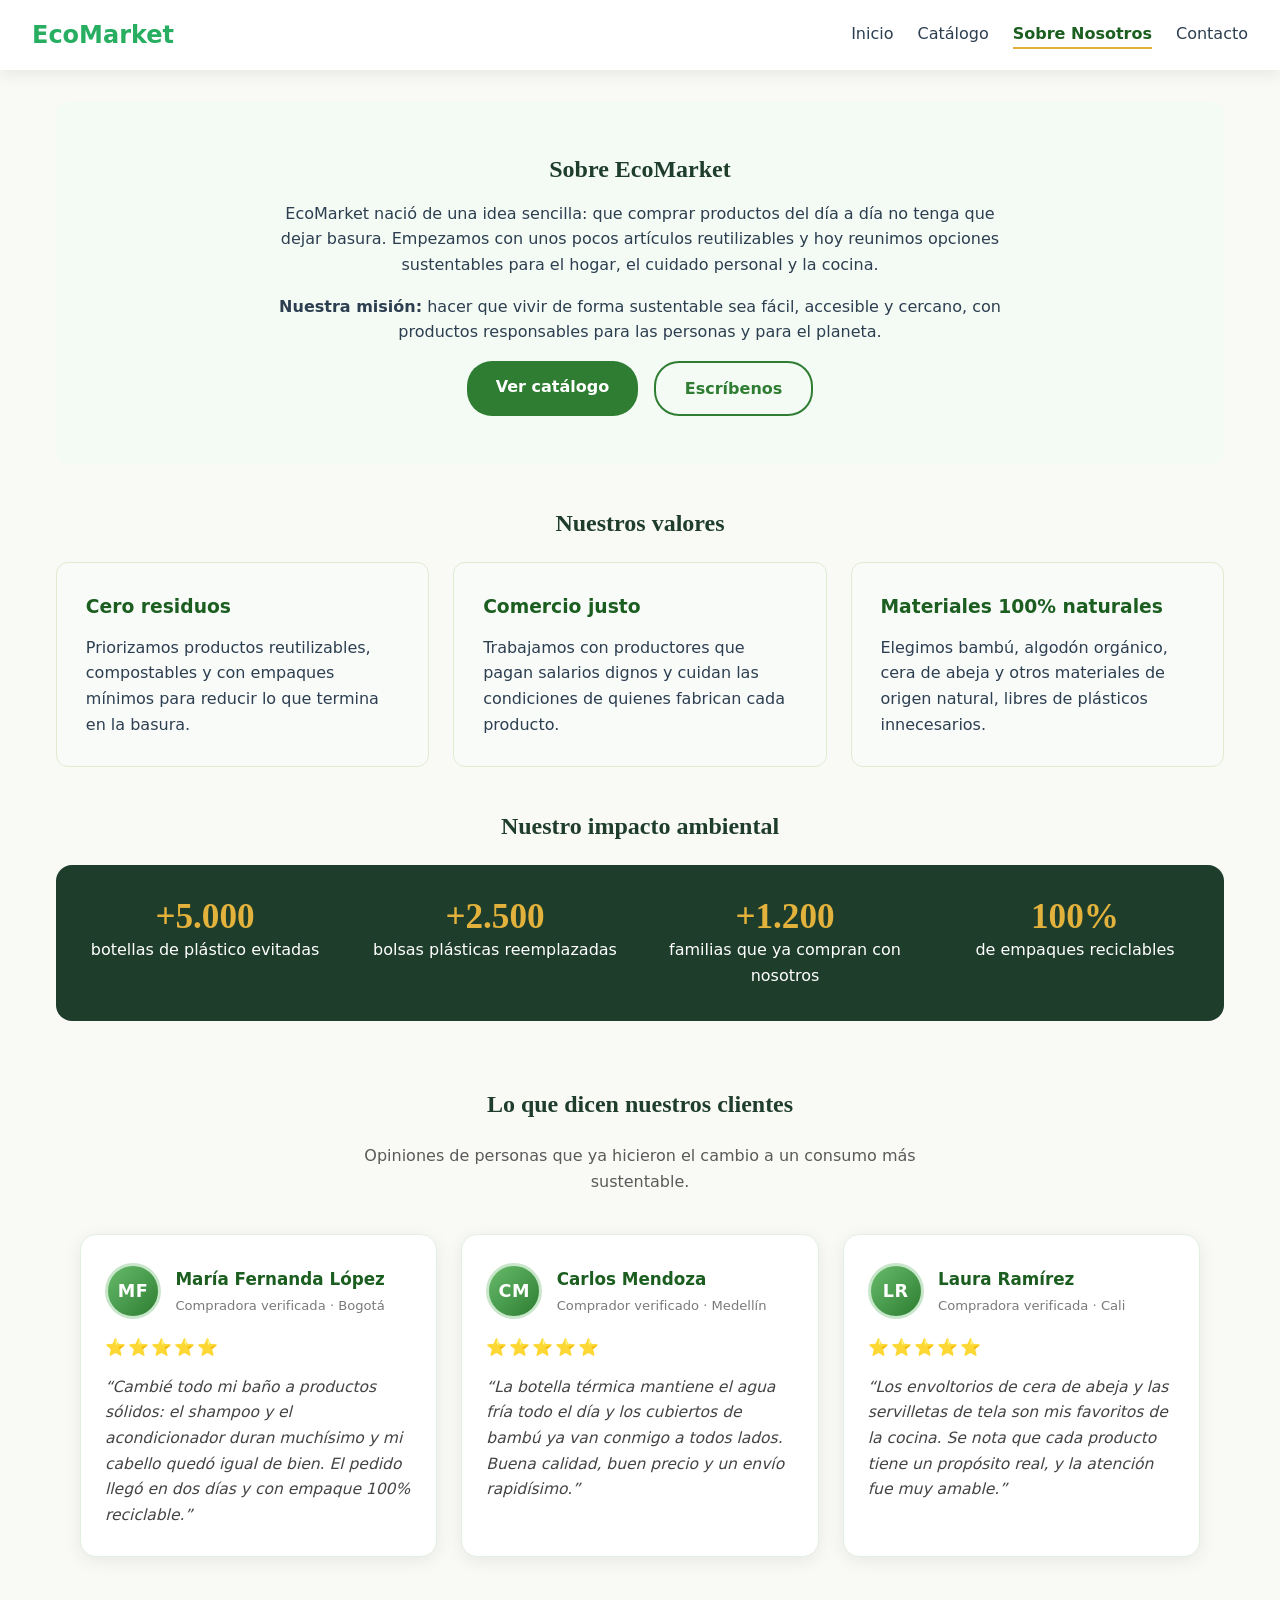
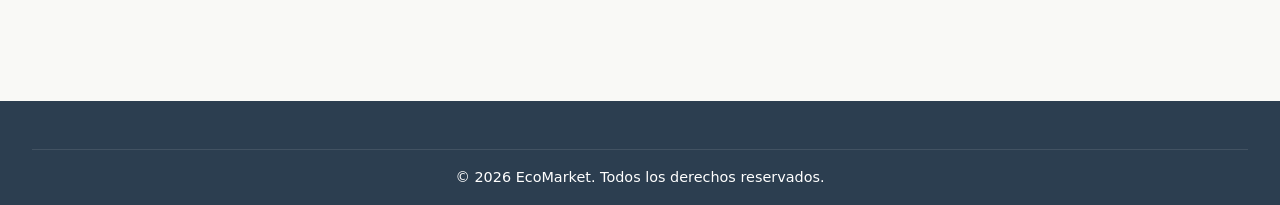
<file: views/sobre-nosotros.html>
<!DOCTYPE html>
<html lang="es">
<head>
  <meta charset="UTF-8">
  <meta name="viewport" content="width=device-width, initial-scale=1.0">
  <meta name="description" content="Conoce la historia, la misión y el impacto ambiental de EcoMarket.">
  <title>Sobre Nosotros - EcoMarket</title>
  <link rel="stylesheet" href="../css/main.css">
  <link rel="stylesheet" href="../css/components.css">
  <link rel="stylesheet" href="../css/layout.css">
  <link rel="stylesheet" href="../css/animations.css">
</head>
<body>
  <a class="eco-skip-link" href="#contenido">Saltar al contenido</a>

  <header class="main-header">
    <a class="logo" href="../index.html">EcoMarket</a>
    <nav class="nav-menu" aria-label="Principal">
      <a class="nav-link" href="../index.html">Inicio</a>
      <a class="nav-link" href="productos.html">Catálogo</a>
      <a class="nav-link" href="sobre-nosotros.html" aria-current="page">Sobre Nosotros</a>
      <a class="nav-link" href="contacto.html">Contacto</a>
    </nav>
  </header>

  <main id="contenido" class="main-home-container">

    <section class="hero-section" aria-labelledby="titulo-historia">
      <h1 id="titulo-historia">Sobre EcoMarket</h1>
      <!-- REEMPLAZAR por la historia real del proyecto -->
      <p>EcoMarket nació de una idea sencilla: que comprar productos del día a día no tenga que dejar basura. Empezamos con unos pocos artículos reutilizables y hoy reunimos opciones sustentables para el hogar, el cuidado personal y la cocina.</p>
      <p><strong>Nuestra misión:</strong> hacer que vivir de forma sustentable sea fácil, accesible y cercano, con productos responsables para las personas y para el planeta.</p>
      <div class="hero-buttons">
        <a class="btn-hero-primary" href="productos.html">Ver catálogo</a>
        <a class="btn-hero-secondary" href="contacto.html">Escríbenos</a>
      </div>
    </section>

    <section aria-labelledby="titulo-valores">
      <h2 id="titulo-valores" class="eco-section-title">Nuestros valores</h2>
      <div class="about-content-grid">
        <article class="about-card">
          <h3>Cero residuos</h3>
          <p>Priorizamos productos reutilizables, compostables y con empaques mínimos para reducir lo que termina en la basura.</p>
        </article>
        <article class="about-card">
          <h3>Comercio justo</h3>
          <p>Trabajamos con productores que pagan salarios dignos y cuidan las condiciones de quienes fabrican cada producto.</p>
        </article>
        <article class="about-card">
          <h3>Materiales 100% naturales</h3>
          <p>Elegimos bambú, algodón orgánico, cera de abeja y otros materiales de origen natural, libres de plásticos innecesarios.</p>
        </article>
      </div>
    </section>

    <section aria-labelledby="titulo-impacto">
      <h2 id="titulo-impacto" class="eco-section-title">Nuestro impacto ambiental</h2>
      <!-- REEMPLAZAR todas las cifras por datos reales -->
      <ul class="eco-stats">
        <li><strong class="eco-stat__num">+5.000</strong><span>botellas de plástico evitadas</span></li>
        <li><strong class="eco-stat__num">+2.500</strong><span>bolsas plásticas reemplazadas</span></li>
        <li><strong class="eco-stat__num">+1.200</strong><span>familias que ya compran con nosotros</span></li>
        <li><strong class="eco-stat__num">100%</strong><span>de empaques reciclables</span></li>
      </ul>
    </section>

    <section class="testimonials-section" aria-labelledby="titulo-testimonios">
      <h2 id="titulo-testimonios" class="eco-section-title">Lo que dicen nuestros clientes</h2>
      <p class="testimonials-intro">Opiniones de personas que ya hicieron el cambio a un consumo más sustentable.</p>
      <!-- REEMPLAZAR por reseñas reales cuando las tengas -->
      <div class="testimonials-grid">

        <article class="testimonial-card">
          <div class="testimonial-header">
            <div class="testimonial-avatar" aria-hidden="true">MF</div>
            <div class="testimonial-author">
              <h3 class="testimonial-name">María Fernanda López</h3>
              <p class="testimonial-meta">Compradora verificada · Bogotá</p>
            </div>
          </div>
          <p class="testimonial-stars" role="img" aria-label="Calificación: 5 de 5 estrellas">⭐⭐⭐⭐⭐</p>
          <blockquote class="testimonial-text">
            “Cambié todo mi baño a productos sólidos: el shampoo y el acondicionador duran muchísimo y mi cabello quedó igual de bien. El pedido llegó en dos días y con empaque 100% reciclable.”
          </blockquote>
        </article>

        <article class="testimonial-card">
          <div class="testimonial-header">
            <div class="testimonial-avatar" aria-hidden="true">CM</div>
            <div class="testimonial-author">
              <h3 class="testimonial-name">Carlos Mendoza</h3>
              <p class="testimonial-meta">Comprador verificado · Medellín</p>
            </div>
          </div>
          <p class="testimonial-stars" role="img" aria-label="Calificación: 5 de 5 estrellas">⭐⭐⭐⭐⭐</p>
          <blockquote class="testimonial-text">
            “La botella térmica mantiene el agua fría todo el día y los cubiertos de bambú ya van conmigo a todos lados. Buena calidad, buen precio y un envío rapidísimo.”
          </blockquote>
        </article>

        <article class="testimonial-card">
          <div class="testimonial-header">
            <div class="testimonial-avatar" aria-hidden="true">LR</div>
            <div class="testimonial-author">
              <h3 class="testimonial-name">Laura Ramírez</h3>
              <p class="testimonial-meta">Compradora verificada · Cali</p>
            </div>
          </div>
          <p class="testimonial-stars" role="img" aria-label="Calificación: 5 de 5 estrellas">⭐⭐⭐⭐⭐</p>
          <blockquote class="testimonial-text">
            “Los envoltorios de cera de abeja y las servilletas de tela son mis favoritos de la cocina. Se nota que cada producto tiene un propósito real, y la atención fue muy amable.”
          </blockquote>
        </article>

      </div>
    </section>

  </main>

  <footer class="main-footer">
    <div class="footer-bottom">
      <p>&copy; 2026 EcoMarket. Todos los derechos reservados.</p>
    </div>
  </footer>
</body>
</html>
</file>
<file: css/main.css>
:root {
    --eco-forest: #1f3d2b;
  --eco-moss: #4f7f52;
  --eco-sun: #e3b23c;
  --eco-mist: #e6efe6;
  --eco-ink: #16241b;
  --primary-green: #27ae60;
  --secondary-green: #2ecc71;
  --earth-beige: #f5f5dc;
  --dark-text: #2c3e50;
  --light-bg: #f9f9f6;
  --white: #ffffff;
  --gray-border: #e0e0e0;
  --gray-light: #f4f4f4;
  --danger-red: #e74c3c;
  --shadow-soft: 0 4px 15px rgba(0, 0, 0, 0.08);
  --shadow-hover: 0 10px 25px rgba(39, 174, 96, 0.2);
  --font-main: 'Segoe UI', system-ui, -apple-system, sans-serif;
}

* {
  margin: 0;
  padding: 0;
  box-sizing: border-box;
}

html {
  scroll-behavior: smooth;
  font-size: 16px;
}

body {
  font-family: var(--font-main);
  color: var(--dark-text);
  background-color: var(--light-bg);
  line-height: 1.6;
}

a {
  text-decoration: none;
  color: inherit;
}

ul {
  list-style: none;
}

img {
  max-width: 100%;
  height: auto;
  display: block;
}
</file>
<file: css/components.css>
/* ==========================================================================
   Estilos Globales de EcoMarket (Componentes, Layout, Sidebar y Formularios)
   ========================================================================== */

/* Contenedores Principales */
.catalog-container, .main-home-container {
  width: 100% !important;
  max-width: 1200px !important;
  margin: 0 auto !important;
  padding: 2rem 1rem !important;
  box-sizing: border-box !important;
}

.catalog-hero, .about-hero {
  text-align: center;
  margin-bottom: 2.5rem;
}

.catalog-hero h1, .about-hero h1 {
  font-size: 2.2rem;
  color: #1b5e20;
}

/* Layout con Sidebar (Filtros a la izquierda) */
.catalog-layout {
  display: grid;
  grid-template-columns: 260px 1fr;
  gap: 2rem;
  align-items: start;
}

@media (max-width: 850px) {
  .catalog-layout {
    grid-template-columns: 1fr;
  }
}

.sidebar-filters {
  background: #f9fbf9;
  padding: 1.5rem;
  border-radius: 12px;
  border: 1px solid #e0ebd0;
}

.filter-title {
  font-size: 1.2rem;
  color: #1b5e20;
  margin-bottom: 1rem;
  border-bottom: 2px solid #a5d6a7;
  padding-bottom: 0.4rem;
}

.filter-group {
  margin-bottom: 1.5rem;
}

.filter-group h4 {
  font-size: 0.95rem;
  color: #333;
  margin-bottom: 0.6rem;
}

.filter-group label {
  display: block;
  font-size: 0.88rem;
  color: #555;
  margin-bottom: 0.4rem;
  cursor: pointer;
}

/* Rejilla de Productos */
.product-grid, .home-product-grid {
  display: grid !important;
  grid-template-columns: repeat(auto-fill, minmax(230px, 1fr)) !important;
  gap: 1.5rem !important;
  width: 100% !important;
}

.product-card {
  background: #ffffff;
  border-radius: 12px;
  overflow: hidden;
  box-shadow: 0 4px 12px rgba(0, 0, 0, 0.08);
  display: flex;
  flex-direction: column;
  justify-content: space-between;
  transition: transform 0.25s ease, box-shadow 0.25s ease;
}

.product-card:hover {
  transform: translateY(-4px);
  box-shadow: 0 8px 20px rgba(0, 0, 0, 0.12);
}

.product-img {
  width: 100%;
  height: 200px;
  object-fit: cover;
  display: block;
}

.product-info {
  padding: 1rem;
  display: flex;
  flex-direction: column;
  flex-grow: 1;
}

.product-tag {
  font-size: 0.72rem;
  text-transform: uppercase;
  background-color: #e8f5e9;
  color: #2e7d32;
  padding: 0.2rem 0.5rem;
  border-radius: 10px;
  align-self: flex-start;
  margin-bottom: 0.4rem;
  font-weight: bold;
}

.product-title-link {
  color: #333;
  text-decoration: none;
  font-size: 1rem;
}

.product-price {
  font-size: 1.15rem;
  font-weight: bold;
  color: #2e7d32;
  margin: 0.5rem 0 0.8rem 0;
}

.card-buttons {
  display: flex;
  gap: 0.5rem;
  margin-top: auto;
}

.btn-secondary, .btn-primary {
  padding: 0.5rem 0.8rem;
  border-radius: 6px;
  text-decoration: none;
  font-size: 0.85rem;
  font-weight: 600;
  text-align: center;
  transition: all 0.2s ease;
}

.btn-secondary {
  border: 1px solid #2e7d32;
  color: #2e7d32;
}

.btn-primary {
  background-color: #2e7d32;
  color: #ffffff;
}

.btn-secondary:hover {
  background-color: #e8f5e9;
}

/* Paginación Centrada */
.pagination {
  width: 100% !important;
  display: flex !important;
  justify-content: center !important;
  align-items: center !important;
  gap: 0.5rem !important;
  margin: 3rem 0 1rem 0 !important;
  clear: both !important;
}

.page-link {
  display: inline-flex;
  align-items: center;
  justify-content: center;
  padding: 0.5rem 1rem;
  border: 1px solid #c8e6c9;
  border-radius: 6px;
  color: #2e7d32;
  text-decoration: none;
  font-weight: 600;
  background-color: #ffffff;
}

.page-link.active {
  background-color: #2e7d32;
  color: #ffffff;
}

.page-link.disabled {
  opacity: 0.4;
  pointer-events: none;
}

/* Hero e Inicio */
.hero-section {
  padding: 3rem 1.5rem;
  background-color: #f4fbf4;
  border-radius: 12px;
  text-align: center;
  margin-bottom: 2.5rem;
}

.hero-buttons {
  display: flex;
  justify-content: center;
  gap: 1rem;
  flex-wrap: wrap;
}

.btn-hero-primary, .btn-hero-secondary {
  padding: 0.8rem 1.8rem;
  border-radius: 25px;
  text-decoration: none;
  font-weight: bold;
}

.btn-hero-primary {
  background-color: #2e7d32;
  color: #ffffff !important;
}

.btn-hero-secondary {
  border: 2px solid #2e7d32;
  color: #2e7d32 !important;
}

.view-all-container {
  text-align: center;
  margin-top: 2.5rem;
}

.btn-view-all {
  display: inline-block;
  padding: 0.8rem 2rem;
  background-color: #2e7d32;
  color: #ffffff;
  border-radius: 25px;
  text-decoration: none;
  font-weight: bold;
}

/* Detalle del Producto */
.breadcrumb-nav {
  margin-bottom: 1.5rem;
}

.back-pill-btn {
  padding: 0.5rem 1.2rem;
  background-color: #e8f5e9;
  color: #2e7d32;
  border-radius: 20px;
  text-decoration: none;
  font-weight: 600;
}

.product-detail-card {
  display: grid;
  grid-template-columns: 1fr 1fr;
  gap: 2.5rem;
  background: #ffffff;
  padding: 2rem;
  border-radius: 16px;
  box-shadow: 0 8px 24px rgba(0,0,0,0.06);
}

@media (max-width: 768px) {
  .product-detail-card {
    grid-template-columns: 1fr;
  }
}

.main-detail-img {
  width: 100%;
  height: 350px;
  object-fit: cover;
  border-radius: 12px;
}

.btn-primary-glow {
  display: block;
  width: 100%;
  text-align: center;
  background: #2e7d32;
  color: #ffffff;
  padding: 0.9rem;
  border-radius: 25px;
  text-decoration: none;
  font-weight: bold;
  border: none;
  cursor: pointer;
}

/* Sobre Nosotros */
.about-content-grid {
  display: grid;
  grid-template-columns: repeat(auto-fit, minmax(280px, 1fr));
  gap: 1.5rem;
}

.about-card {
  background: #f9fbf9;
  padding: 1.8rem;
  border-radius: 12px;
  border: 1px solid #e0ebd0;
}

.about-card h3 {
  color: #1b5e20;
  margin-bottom: 0.8rem;
}

/* Contacto */
.contact-section-grid {
  display: grid;
  grid-template-columns: 1fr 340px;
  gap: 2rem;
}

@media (max-width: 800px) {
  .contact-section-grid {
    grid-template-columns: 1fr;
  }
}

.contact-form {
  background: #ffffff;
  padding: 2rem;
  border-radius: 12px;
  box-shadow: 0 4px 15px rgba(0,0,0,0.06);
}

.form-group {
  margin-bottom: 1.2rem;
}

.form-group label {
  display: block;
  margin-bottom: 0.4rem;
  font-weight: 600;
  color: #333;
}

.form-group input, .form-group select, .form-group textarea {
  width: 100%;
  padding: 0.7rem;
  border: 1px solid #ccc;
  border-radius: 6px;
  box-sizing: border-box;
}

.contact-info-card {
  background: #f4fbf4;
  padding: 2rem;
  border-radius: 12px;
  height: fit-content;
}

.contact-info-card h3 {
  color: #1b5e20;
  margin-bottom: 1rem;
}

.info-badge {
  margin-top: 1.5rem;
  background: #e8f5e9;
  color: #2e7d32;
  padding: 0.8rem;
  border-radius: 8px;
  font-size: 0.88rem;
  font-weight: 600;
}
/* =========================================================
   CARRUSEL "COMPRA RESPONSABLE" (solo CSS)
   5 diapositivas x 4 s = ciclo de 20 s
   ========================================================= */
.eco-carousel {
  --eco-cycle: 20s;
  position: relative;
  width: 100%;
  margin-block: 1.5rem;
}

/* Radios ocultos visualmente pero accesibles con teclado */
.eco-carousel__radio {
  position: absolute;
  width: 1px;
  height: 1px;
  margin: 0;
  opacity: 0;
}

/* Proporción fija: la página no se mueve al cambiar de foto */
.eco-carousel__viewport {
  position: relative;
  width: 100%;
  aspect-ratio: 4 / 3;
  overflow: hidden;
  border-radius: 16px;
  background: var(--eco-forest, #1f3d2b);
  box-shadow: 0 8px 24px rgba(31, 61, 43, 0.25);
}
@media (min-width: 48em) {
  .eco-carousel__viewport { aspect-ratio: 16 / 9; }
}

/* Diapositivas apiladas con fundido */
.eco-slide {
  position: absolute;
  inset: 0;
  margin: 0;
  opacity: 0;
  visibility: hidden;
  animation: eco-slide-fade var(--eco-cycle) linear infinite;
}
.eco-slide:nth-child(1) { animation-delay: 0s; }
.eco-slide:nth-child(2) { animation-delay: 4s; }
.eco-slide:nth-child(3) { animation-delay: 8s; }
.eco-slide:nth-child(4) { animation-delay: 12s; }
.eco-slide:nth-child(5) { animation-delay: 16s; }

.eco-slide img {
  display: block;
  width: 100%;
  height: 100%;
  object-fit: cover;
}

.eco-slide__caption {
  position: absolute;
  inset: auto 0 0 0;
  padding: 3rem 1rem 1rem;
  color: #fff;
  background: linear-gradient(to top, rgba(31, 61, 43, 0.95) 35%, rgba(31, 61, 43, 0));
}
.eco-slide__name {
  margin: 0 0 0.25rem;
  font-family: Georgia, "Times New Roman", serif;
  font-size: clamp(1.1rem, 4vw, 1.6rem);
  line-height: 1.2;
}
.eco-slide__price {
  margin: 0 0 0.75rem;
  font-weight: 700;
  color: var(--eco-sun, #e3b23c);
}
.eco-slide__link {
  display: inline-flex;
  align-items: center;
  min-height: 44px;
  padding: 0 1.25rem;
  border-radius: 999px;
  background: var(--eco-sun, #e3b23c);
  color: var(--eco-forest, #1f3d2b);
  font-weight: 700;
  text-decoration: none;
}
.eco-slide__link:hover { background: #fff; }
.eco-slide__link:focus-visible { outline: 3px solid #fff; outline-offset: 2px; }

/* Puntos indicadores */
.eco-carousel__dots {
  display: flex;
  justify-content: center;
  gap: 0.25rem;
  margin-top: 0.5rem;
}
.eco-dot {
  display: grid;
  place-items: center;
  width: 2rem;
  height: 2rem;
  cursor: pointer;
}
.eco-dot::after {
  content: "";
  width: 0.75rem;
  height: 0.75rem;
  border-radius: 50%;
  background: var(--eco-mist, #e6efe6);
  box-shadow: inset 0 0 0 2px var(--eco-moss, #4f7f52);
  animation: eco-dot-active var(--eco-cycle) linear infinite;
}
.eco-dot:nth-child(1)::after { animation-delay: 0s; }
.eco-dot:nth-child(2)::after { animation-delay: 4s; }
.eco-dot:nth-child(3)::after { animation-delay: 8s; }
.eco-dot:nth-child(4)::after { animation-delay: 12s; }
.eco-dot:nth-child(5)::after { animation-delay: 16s; }

/* Pausa al pasar el mouse o al enfocar con teclado */
.eco-carousel:hover .eco-slide,
.eco-carousel:hover .eco-dot::after,
.eco-carousel:focus-within .eco-slide,
.eco-carousel:focus-within .eco-dot::after {
  animation-play-state: paused;
}

/* ---------- Modo manual: al elegir un punto se detiene el automático ---------- */
.eco-carousel:has(.eco-carousel__radio:checked) .eco-slide {
  animation: none;
  opacity: 0;
  visibility: hidden;
  transition: opacity 0.6s ease, visibility 0.6s;
}
.eco-carousel:has(.eco-carousel__radio:checked) .eco-dot::after {
  animation: none;
  background: var(--eco-mist, #e6efe6);
  transform: none;
}
#eco-s1:checked ~ .eco-carousel__viewport .eco-slide:nth-child(1),
#eco-s2:checked ~ .eco-carousel__viewport .eco-slide:nth-child(2),
#eco-s3:checked ~ .eco-carousel__viewport .eco-slide:nth-child(3),
#eco-s4:checked ~ .eco-carousel__viewport .eco-slide:nth-child(4),
#eco-s5:checked ~ .eco-carousel__viewport .eco-slide:nth-child(5) {
  opacity: 1;
  visibility: visible;
}
#eco-s1:checked ~ .eco-carousel__dots .eco-dot:nth-child(1)::after,
#eco-s2:checked ~ .eco-carousel__dots .eco-dot:nth-child(2)::after,
#eco-s3:checked ~ .eco-carousel__dots .eco-dot:nth-child(3)::after,
#eco-s4:checked ~ .eco-carousel__dots .eco-dot:nth-child(4)::after,
#eco-s5:checked ~ .eco-carousel__dots .eco-dot:nth-child(5)::after {
  background: var(--eco-forest, #1f3d2b);
  transform: scale(1.25);
}

/* Foco visible al navegar con teclado (flechas sobre los radios) */
#eco-s1:focus-visible ~ .eco-carousel__dots .eco-dot:nth-child(1),
#eco-s2:focus-visible ~ .eco-carousel__dots .eco-dot:nth-child(2),
#eco-s3:focus-visible ~ .eco-carousel__dots .eco-dot:nth-child(3),
#eco-s4:focus-visible ~ .eco-carousel__dots .eco-dot:nth-child(4),
#eco-s5:focus-visible ~ .eco-carousel__dots .eco-dot:nth-child(5) {
  outline: 3px solid var(--eco-sun, #e3b23c);
  outline-offset: 2px;
  border-radius: 50%;
}

/* Texto solo para lectores de pantalla (si ya tienes esta clase, no la repitas) */
.eco-visually-hidden {
  position: absolute;
  width: 1px;
  height: 1px;
  margin: -1px;
  padding: 0;
  overflow: hidden;
  clip: rect(0, 0, 0, 0);
  white-space: nowrap;
  border: 0;
}

/* ---------- Animaciones ---------- */
@keyframes eco-slide-fade {
  0%     { opacity: 0; visibility: visible; }
  4%     { opacity: 1; visibility: visible; }
  20%    { opacity: 1; visibility: visible; }
  24%    { opacity: 0; visibility: visible; }
  24.01% { opacity: 0; visibility: hidden; }
  100%   { opacity: 0; visibility: hidden; }
}
@keyframes eco-dot-active {
  0%     { background: var(--eco-forest, #1f3d2b); transform: scale(1.25); }
  20%    { background: var(--eco-forest, #1f3d2b); transform: scale(1.25); }
  20.01% { background: var(--eco-mist, #e6efe6); transform: scale(1); }
  100%   { background: var(--eco-mist, #e6efe6); transform: scale(1); }
}

/* ---------- Movimiento reducido: cuadrícula estática, sin animación ---------- */
@media (prefers-reduced-motion: reduce) {
  .eco-carousel__radio,
  .eco-carousel__dots { display: none; }

  .eco-carousel__viewport {
    display: grid;
    grid-template-columns: repeat(auto-fit, minmax(14rem, 1fr));
    gap: 1rem;
    aspect-ratio: auto;
    overflow: visible;
    background: none;
    box-shadow: none;
  }
  .eco-slide {
    position: relative;
    inset: auto;
    aspect-ratio: 4 / 3;
    overflow: hidden;
    border-radius: 12px;
    background: var(--eco-forest, #1f3d2b);
    opacity: 1 !important;
    visibility: visible !important;
    animation: none !important;
    transition: none !important;
  }
}
/* ===== Accesibilidad y navegación ===== */
.eco-skip-link {
  position: absolute; left: -999px; top: 0; z-index: 2000;
  padding: 0.75rem 1rem; background: var(--eco-forest); color: #fff;
}
.eco-skip-link:focus { left: 0; }
.nav-link[aria-current="page"] {
  color: #1b5e20; font-weight: 700; border-bottom: 2px solid var(--eco-sun);
}
.nav-link:focus-visible, .logo:focus-visible { outline: 3px solid var(--eco-sun); outline-offset: 2px; }

/* ===== Títulos de sección ===== */
.compra-responsable-section { text-align: center; margin-block: 2rem; }
.compra-responsable-section h2,
.eco-section-title { font-family: Georgia, "Times New Roman", serif; color: var(--eco-forest); }
.eco-section-title { text-align: center; margin: 2.5rem 0 1.25rem; }
.hero-section h1 { font-family: Georgia, "Times New Roman", serif; color: var(--eco-forest); margin-bottom: 0.75rem; }
.hero-section p { max-width: 46rem; margin: 0 auto 1rem; }

/* ===== Estadísticas de impacto ===== */
.eco-stats {
  display: grid; grid-template-columns: repeat(auto-fit, minmax(10rem, 1fr)); gap: 1.5rem;
  padding: 2rem 1rem; border-radius: 16px; text-align: center;
  background: var(--eco-forest); color: #fff;
}
.eco-stat__num {
  display: block; font: 700 2.2rem Georgia, "Times New Roman", serif; color: var(--eco-sun);
}

/* ===== Botón y formulario ===== */
.eco-btn {
  display: inline-flex; align-items: center; justify-content: center;
  min-height: 44px; padding: 0 1.75rem; border: 0; border-radius: 999px;
  background: #2e7d32; color: #fff; font: 700 1rem var(--font-main);
  cursor: pointer; transition: background 0.2s ease;
}
.eco-btn:hover { background: var(--eco-forest); }
.eco-btn:focus-visible,
.form-group input:focus-visible,
.form-group select:focus-visible,
.form-group textarea:focus-visible { outline: 3px solid var(--eco-sun); outline-offset: 2px; }
.form-group textarea { min-height: 8rem; resize: vertical; }
.contact-form h2, .contact-info-card h2 { font-family: Georgia, "Times New Roman", serif; color: var(--eco-forest); margin-bottom: 1rem; }
.contact-info-card h3 { font-size: 1rem; margin: 1rem 0 0.25rem; }
.contact-info-card a { color: #1b5e20; text-decoration: underline; }

/* ===== Redes sociales ===== */
.eco-social { display: flex; flex-wrap: wrap; gap: 0.5rem; margin-top: 0.5rem; }
.eco-social a {
  display: inline-flex; align-items: center; min-height: 44px; padding: 0 1rem;
  border: 1px solid #2e7d32; border-radius: 999px; text-decoration: none; font-weight: 600;
}
.eco-social a:hover { background: var(--eco-mist); }
/* ==========================================================
   TESTIMONIOS / RESEÑAS (Sobre Nosotros)
   ========================================================== */

.testimonials-section {
  width: 100%;
  max-width: 1200px;
  margin: 4rem auto;
  padding: 0 1.5rem;
  box-sizing: border-box;
  text-align: center;
}

.testimonials-intro {
  max-width: 560px;
  margin: .5rem auto 2.5rem;
  color: #5a5a5a;
  line-height: 1.6;
}

.testimonials-grid {
  display: grid;
  grid-template-columns: repeat(auto-fit, minmax(270px, 1fr));
  gap: 1.5rem;
  text-align: left;
}

.testimonial-card {
  display: flex;
  flex-direction: column;
  gap: .9rem;
  background: #ffffff;
  border: 1px solid #e3efe3;
  border-radius: 16px;
  padding: 1.75rem 1.5rem;
  box-shadow: 0 4px 18px rgba(0, 0, 0, .07);
  transition: transform .25s ease, box-shadow .25s ease;
}

.testimonial-card:hover {
  transform: translateY(-4px);
  box-shadow: 0 10px 28px rgba(46, 125, 50, .15);
}

.testimonial-header {
  display: flex;
  align-items: center;
  gap: .9rem;
}

.testimonial-avatar {
  flex: 0 0 56px;
  width: 56px;
  height: 56px;
  border-radius: 50%;
  display: flex;
  align-items: center;
  justify-content: center;
  background: linear-gradient(135deg, #66bb6a, #2e7d32);
  color: #ffffff;
  font-weight: 700;
  font-size: 1.1rem;
  letter-spacing: .5px;
  object-fit: cover; /* por si cambias el div por una <img> */
  border: 3px solid #c8e6c9;
  box-sizing: border-box;
}

.testimonial-author {
  min-width: 0;
}

.testimonial-name {
  margin: 0;
  font-size: 1.05rem;
  color: #1b5e20;
}

.testimonial-meta {
  margin: .15rem 0 0;
  font-size: .82rem;
  color: #7a7a7a;
}

.testimonial-stars {
  margin: 0;
  font-size: 1.05rem;
  letter-spacing: 2px;
}

.testimonial-text {
  margin: 0;
  font-size: .97rem;
  line-height: 1.65;
  color: #444444;
  font-style: italic;
}

@media (max-width: 600px) {
  .testimonials-section {
    margin: 3rem auto;
  }

  .testimonial-card {
    padding: 1.5rem 1.25rem;
  }
}

@media (prefers-reduced-motion: reduce) {
  .testimonial-card {
    transition: none;
  }
  .testimonial-card:hover {
    transform: none;
  }
}
</file>
<file: css/layout.css>
.main-header {
  position: sticky;
  top: 0;
  z-index: 1000;
  background-color: var(--white);
  box-shadow: var(--shadow-soft);
  display: flex;
  justify-content: space-between;
  align-items: center;
  padding: 1rem 2rem;
}

.logo {
  font-size: 1.5rem;
  font-weight: 700;
  color: var(--primary-green);
}

.nav-menu {
  display: flex;
  gap: 1.5rem;
}

.nav-link {
  font-weight: 500;
  transition: color 0.3s ease;
}

.nav-link:hover,
.nav-link.active {
  color: var(--primary-green);
}

.header-actions {
  display: flex;
  gap: 1rem;
}


.hero-banner {
  background: linear-gradient(rgba(0,0,0,0.4), rgba(0,0,0,0.4)), url('../img/hero/hero-bg.jpg') center/cover no-repeat;
  height: 70vh;
  display: flex;
  flex-direction: column;
  justify-content: center;
  align-items: center;
  text-align: center;
  color: var(--white);
  padding: 0 1rem;
}

.hero-title {
  font-size: 2.8rem;
  margin-bottom: 1rem;
}


.catalog-container {
  display: grid;
  grid-template-columns: 1fr;
  gap: 2rem;
  padding: 2rem 1rem;
}

@media (min-width: 768px) {
  .catalog-container {
    grid-template-columns: 250px 1fr;
    padding: 2rem;
  }
}

.sidebar-filters {
  position: sticky;
  top: 90px;
  background-color: var(--white);
  padding: 1.5rem;
  border-radius: 12px;
  box-shadow: var(--shadow-soft);
  height: fit-content;
}

.products-grid {
  display: grid;
  grid-template-columns: 1fr;
  gap: 1.5rem;
}

@media (min-width: 600px) {
  .products-grid {
    grid-template-columns: repeat(2, 1fr);
  }
}

@media (min-width: 1024px) {
  .products-grid {
    grid-template-columns: repeat(4, 1fr);
  }
}


.main-footer {
  background-color: var(--dark-text);
  color: var(--white);
  padding: 3rem 2rem 1rem;
  margin-top: 3rem;
}

.footer-content {
  display: grid;
  grid-template-columns: repeat(auto-fit, minmax(200px, 1fr));
  gap: 2rem;
  margin-bottom: 2rem;
}

.footer-bottom {
  text-align: center;
  border-top: 1px solid rgba(255, 255, 255, 0.1);
  padding-top: 1rem;
  font-size: 0.9rem;
}
.eco-carousel {
  max-width: 68rem;
  margin-inline: auto;
}
/* ==========================================================
   CATÁLOGO: encabezado a ancho completo arriba del layout
   ========================================================== */

/* El contenedor pasa a ser una columna: hero arriba, layout debajo */
main.catalog-container {
  display: flex;
  flex-direction: column;
  align-items: stretch;
  width: 100%;
  max-width: 1280px;
  margin: 0 auto;
  padding: 0 1.5rem 3rem;
  box-sizing: border-box;
}

/* Si tu CSS anterior lo definía como grid, esto lo hace ocupar toda la fila */
main.catalog-container > .catalog-hero {
  grid-column: 1 / -1;
  flex: 0 0 auto;
  width: 100%;
  max-width: 100%;
  margin: 0 0 2rem;
  padding: 3rem 1.5rem 2rem;
  box-sizing: border-box;
  text-align: center;
}

.catalog-hero h1 {
  font-size: clamp(2rem, 4.5vw, 3rem);
  line-height: 1.2;
  margin: 0 0 .75rem;
  color: #1b5e20;
}

.catalog-hero p {
  max-width: 640px;
  margin: 0 auto;
  font-size: clamp(1rem, 2vw, 1.15rem);
  line-height: 1.6;
  color: #4a4a4a;
}

/* Layout: sidebar + productos, ahora debajo del hero */
main.catalog-container > .catalog-layout {
  display: grid;
  grid-template-columns: 260px minmax(0, 1fr);
  gap: 2rem;
  align-items: start;
  width: 100%;
}

@media (max-width: 900px) {
  main.catalog-container > .catalog-layout {
    grid-template-columns: 1fr;
  }
}
</file>
<file: css/animations.css>
.product-card,
.btn,
.social-icon {
  transition: transform 0.3s cubic-bezier(0.25, 0.8, 0.25, 1), box-shadow 0.3s ease;
}


.product-card:hover {
  transform: translateY(-8px);
  box-shadow: var(--shadow-hover);
}

.social-icon:hover {
  transform: scale(1.25);
}


.testimonial-card {
  transition: transform 0.3s ease, opacity 0.3s ease;
}

.testimonial-card:hover {
  transform: scale(1.05);
}
</file>
